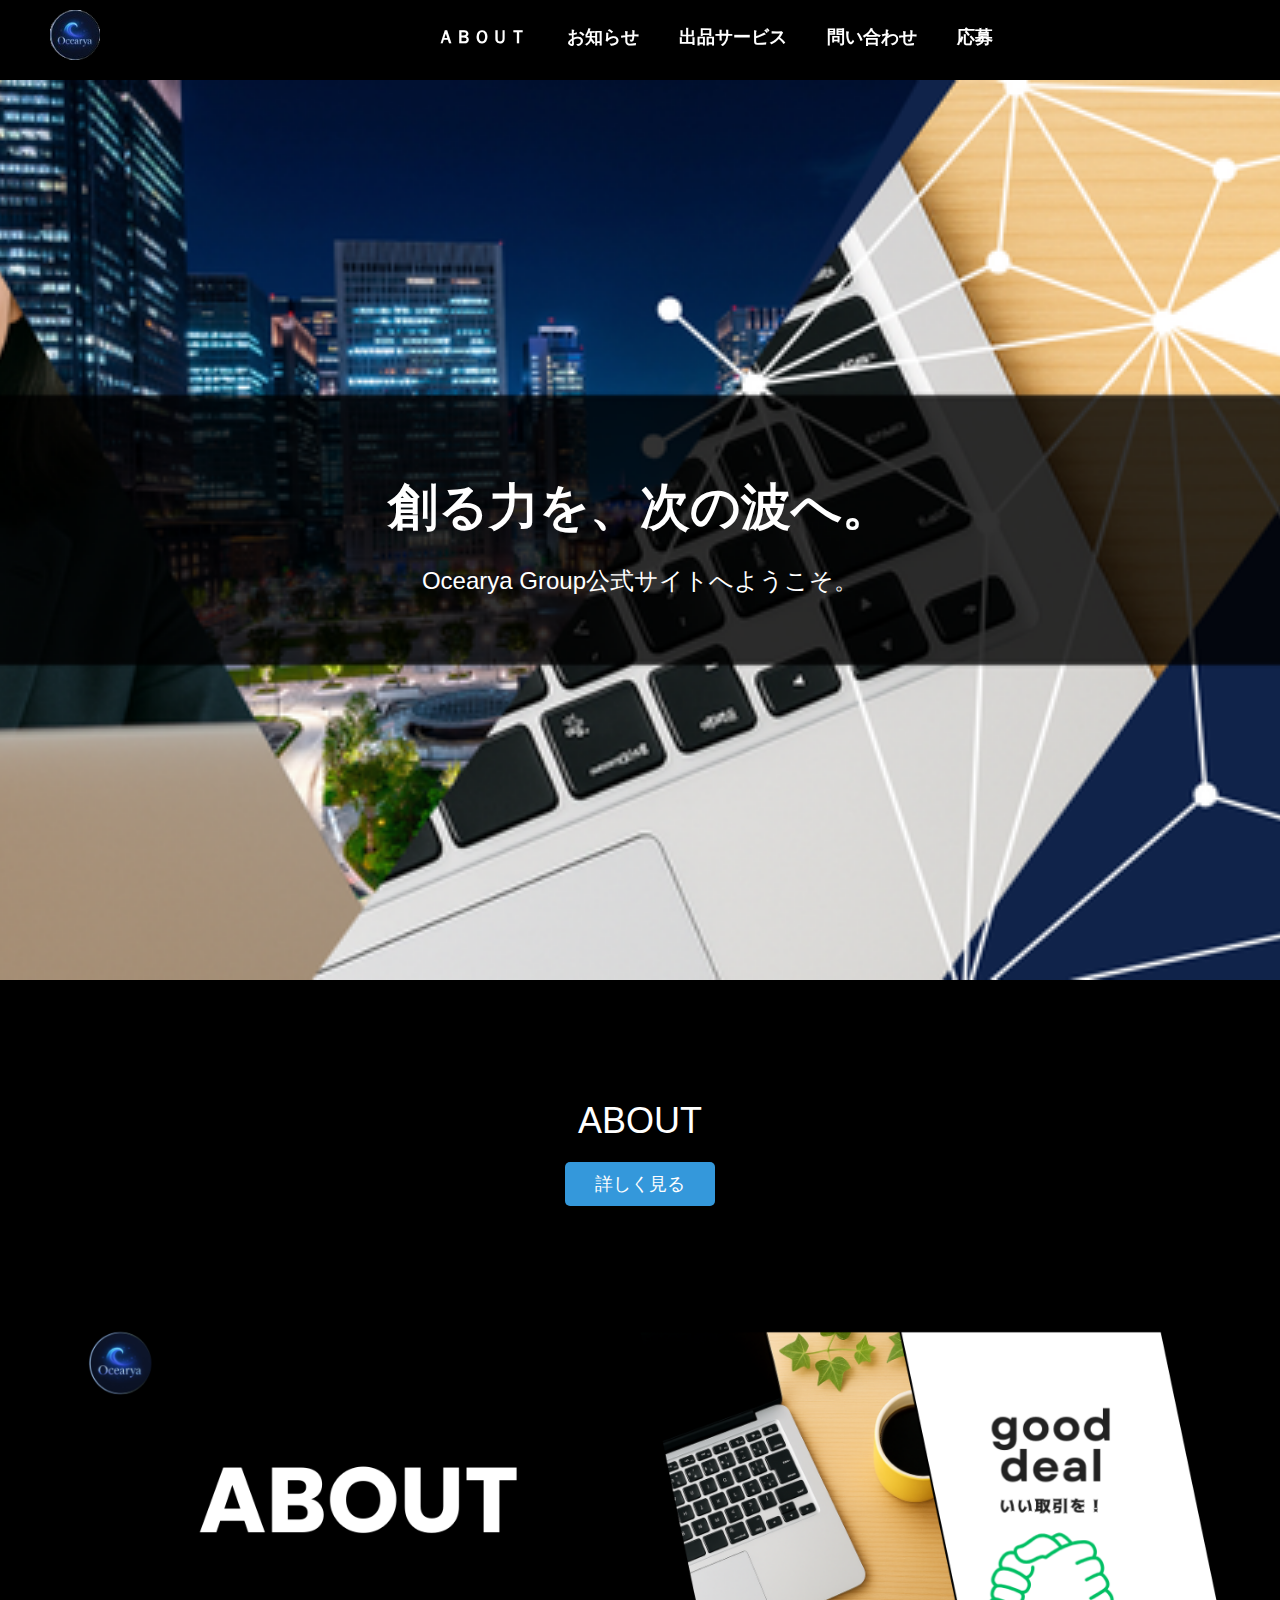
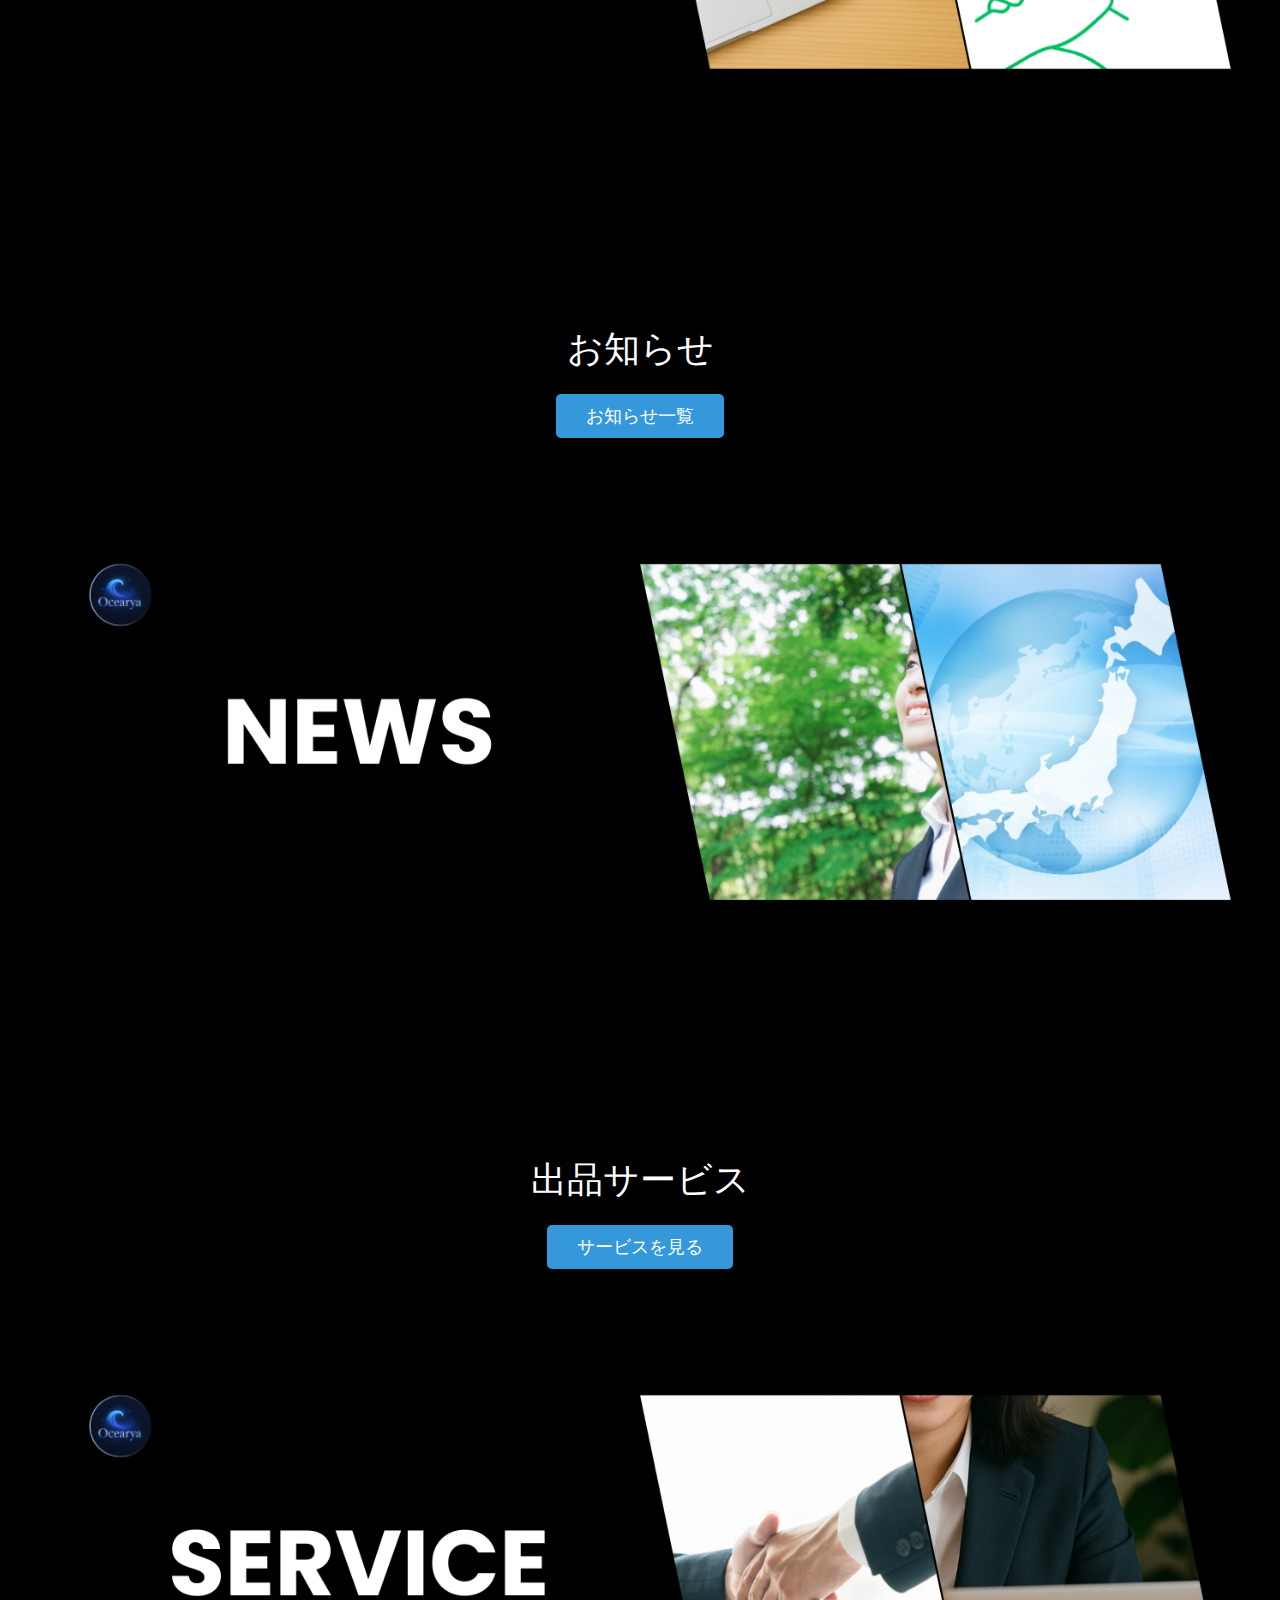
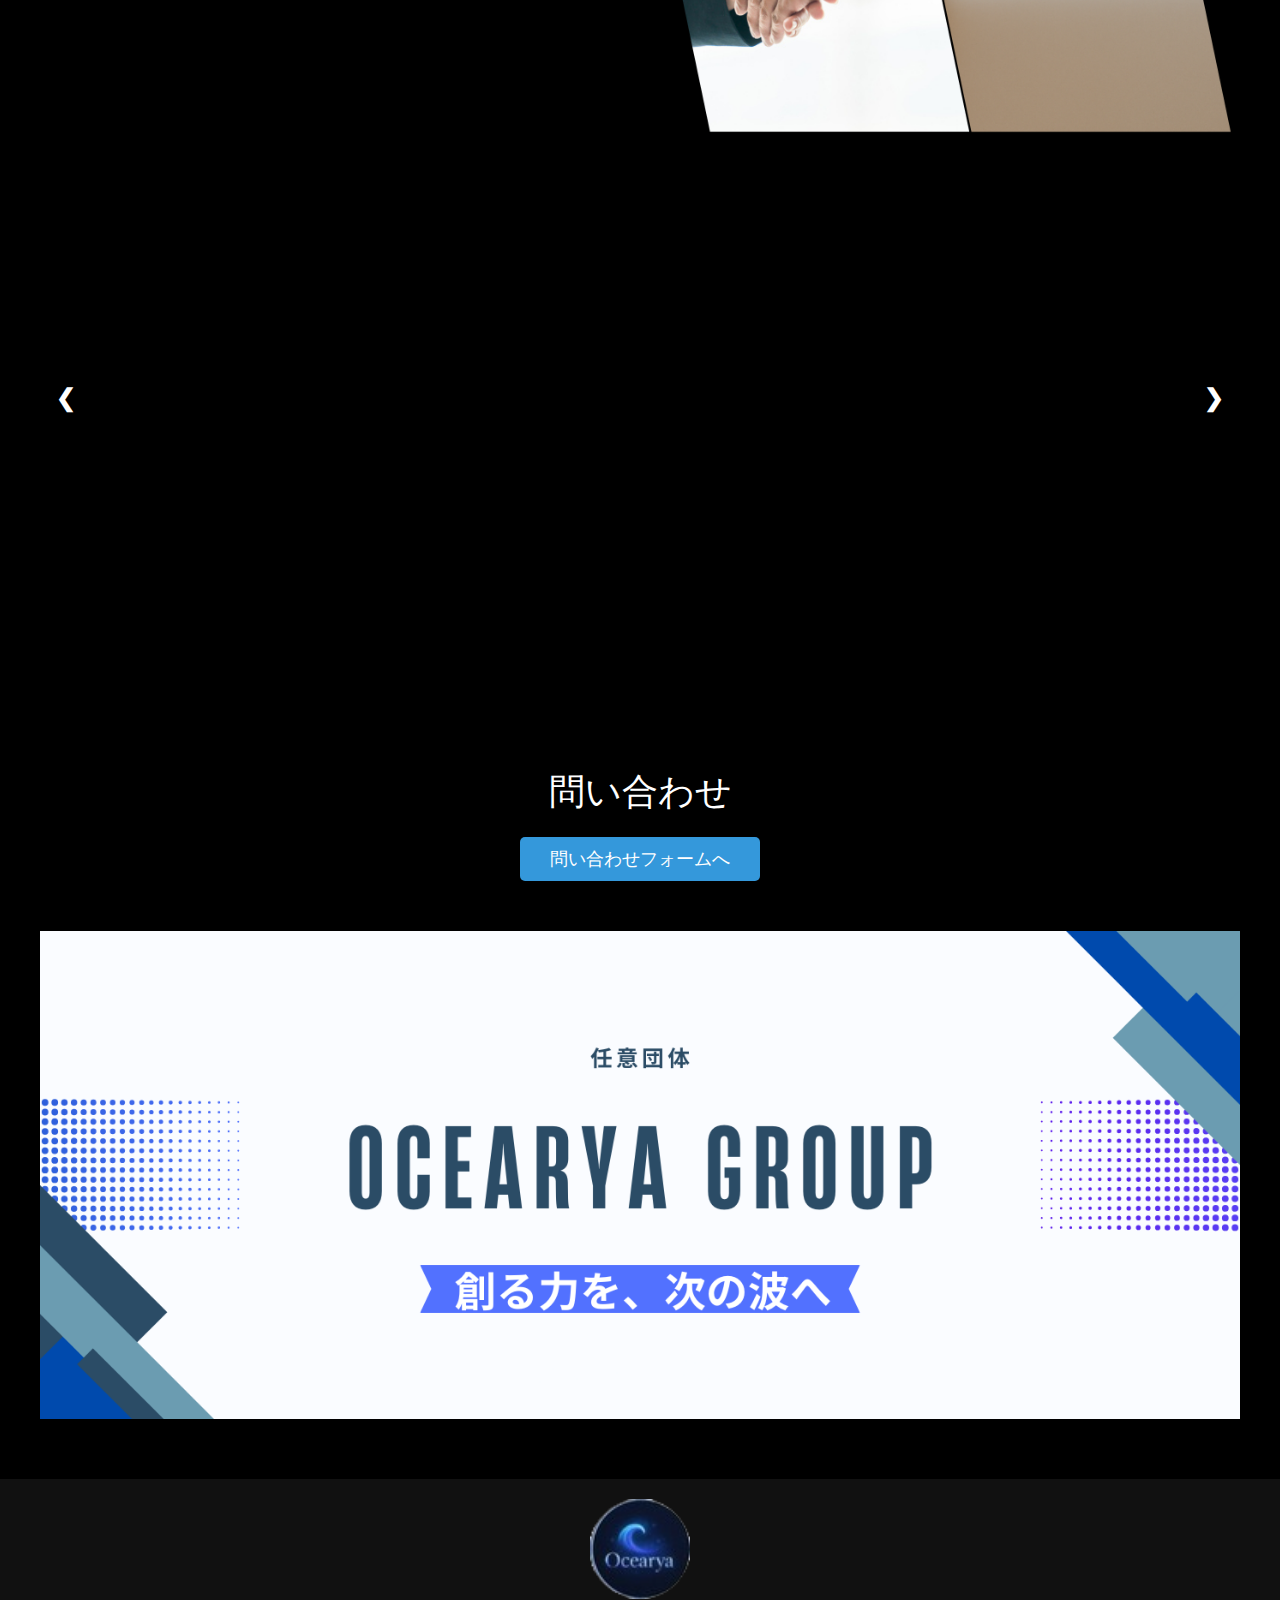
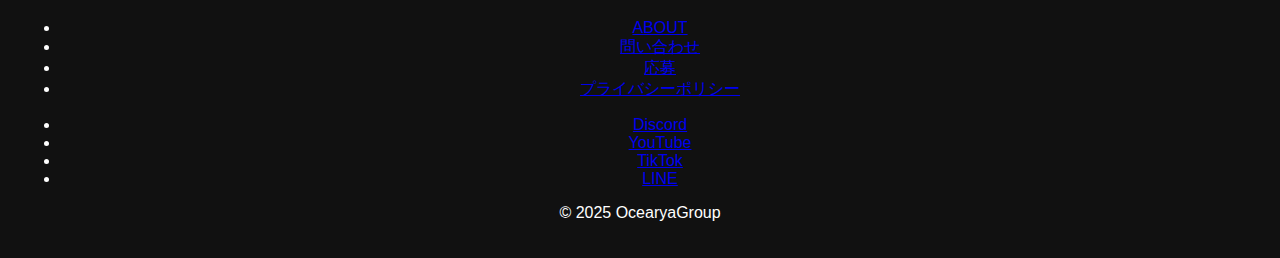
<file: index.html>
<!DOCTYPE html>
<html lang="ja">

<head>
    <meta charset="UTF-8">
    <meta name="viewport" content="width=device-width, initial-scale=1.0">
    <meta name="description" content="Ocearya Groupの公式サイトへようこそ。私たちは創造力を次の波に乗せるために活動しています。">
    <meta name="keywords" content="Ocearya, グループ, タレント, ニュース, 公式サイト, クリエイティブ">
    <meta name="author" content="Ocearya Group">
    <meta property="og:title" content="Ocearya Group - 公式サイト">
    <meta property="og:description" content="Ocearya Groupの公式サイトへようこそ。私たちは創造力を次の波に乗せるために活動しています。">
    <meta property="og:image" content="ロゴ/ロゴ.png">
    <meta property="og:url" content="https://example.com">
    <meta name="twitter:card" content="summary_large_image">
    <meta name="twitter:title" content="Ocearya Group - 公式サイト">
    <meta name="twitter:description" content="Ocearya Groupの公式サイトへようこそ。私たちは創造力を次の波に乗せるために活動しています。">
    <meta name="twitter:image" content="ロゴ/ロゴ.png">
    <title>Ocearya Group - 公式サイト</title>
    <link rel="stylesheet" href="css/style.css">
    <link rel="icon" href="ロゴ/ロゴ.png">
</head>

<body>

    <header>
        <div class="logo">
            <img src="ロゴ/ロゴ.png" alt="Ocearyaロゴ">
        </div>
        <nav>
            <ul>
                <li><a href="about/about.html" title="Ocearya Groupの概要">ＡＢＯＵＴ</a></li>
                <li><a href="news/news.html" title="最新のニュース">お知らせ</a></li>
                <li><a href="/talents.html" title="出品サービスを見る">出品サービス</a></li>
                <li><a href="問い合わせ/contact.html" title="お問い合わせフォーム">問い合わせ</a></li>
                <li><a href="応募/応募.html" title="応募フォーム">応募</a></li>
            </ul>
        </nav>
    </header>

    <!-- メインビジュアル -->
    <section class="hero">
        <img src="images/sample02.png" alt="メインビジュアル" class="main-photo">
        <div class="hero-text">
            <h1>創る力を、次の波へ。</h1>
            <p>Ocearya Group公式サイトへようこそ。</p>
        </div>
    </section>

    <!-- ABOUTセクション -->
    <section id="about" class="section">
        <div class="section-title">ABOUT</div>
        <a href="about/about.html" class="section-button">詳しく見る</a>
        <img src="images/sample03.png" alt="ABOUT用写真" class="section-image">
    </section>

    <!-- NEWSセクション -->
    <section id="news" class="section">
        <div class="section-title">お知らせ</div>
        <a href="news/news.html" class="section-button">お知らせ一覧</a>
        <img src="images/sample04.png" alt="ニュース用写真" class="section-image">
    </section>

    <!-- TALENTSセクション -->
    <section id="talents" class="section">
        <div class="section-title">出品サービス</div>
        <a href="タレント/talents.html" class="section-button">サービスを見る</a>
        <img src="images/sample05.png" alt="サービス用写真" class="section-image">

        <!-- スライドショー -->
        <div class="slideshow-container">
            <div class="slide">
                <img src="images/slide/slide1.jpg" alt="スライド1">
            </div>
            <div class="slide">
                <img src="images/slide/slide2.jpg" alt="スライド2">
            </div>
            <div class="slide">
                <img src="images/slide/slide3.jpg" alt="スライド3">
            </div>

            <!-- 左右矢印 -->
            <a class="prev" onclick="plusSlides(-1)">&#10094;</a>
            <a class="next" onclick="plusSlides(1)">&#10095;</a>
        </div>
    </section>

    <!-- CONTACTセクション -->
    <section id="contact" class="section">
        <div class="section-title">問い合わせ</div>
        <a href="問い合わせ/contact.html" class="section-button">問い合わせフォームへ</a>
        <img src="images/sample06.jpg" alt="問い合わせ用写真" class="section-image">
    </section>

    <footer class="site-footer">
        <div class="footer-top">
            <div class="footer-left">
                <img src="ロゴ/ロゴ.png" alt="Ocearya ロゴ" class="footer-logo" width="100" height="auto">
            </div>

            <div class="footer-links">
                <ul>
                    <li><a href="about/about.html" title="Ocearya Groupの概要">ABOUT</a></li>
                    <li><a href="問い合わせ/contact.html" title="お問い合わせフォーム">問い合わせ</a></li>
                    <li><a href="応募/応募.html" title="応募フォーム">応募</a></li>
                    <li><a href="プライバシーポリシー/privacy.html" title="プライバシーポリシー">プライバシーポリシー</a></li>
                </ul>
            </div>

            <div class="footer-social">
                <ul>
                    <li><a href="https://discord.gg/dmTYyaZH8j" target="_blank" rel="noopener noreferrer">Discord</a></li>
                    <li><a href="https://www.youtube.com/channel/UCSizftXsuDzNXNQCjg98G4Q" target="_blank" rel="noopener noreferrer">YouTube</a></li>
                    <li><a href="https://tiktok.com/" target="_blank" rel="noopener noreferrer">TikTok</a></li>
                    <li><a href="https://lin.ee/y6uf9zR" target="_blank" rel="noopener noreferrer">LINE</a></li>
                </ul>
            </div>
        </div>

        <div class="footer-bottom">
            <p>© 2025 OcearyaGroup</p>
        </div>
    </footer>

    <script src="js/script.js"></script>
</body>

</html>
</file>
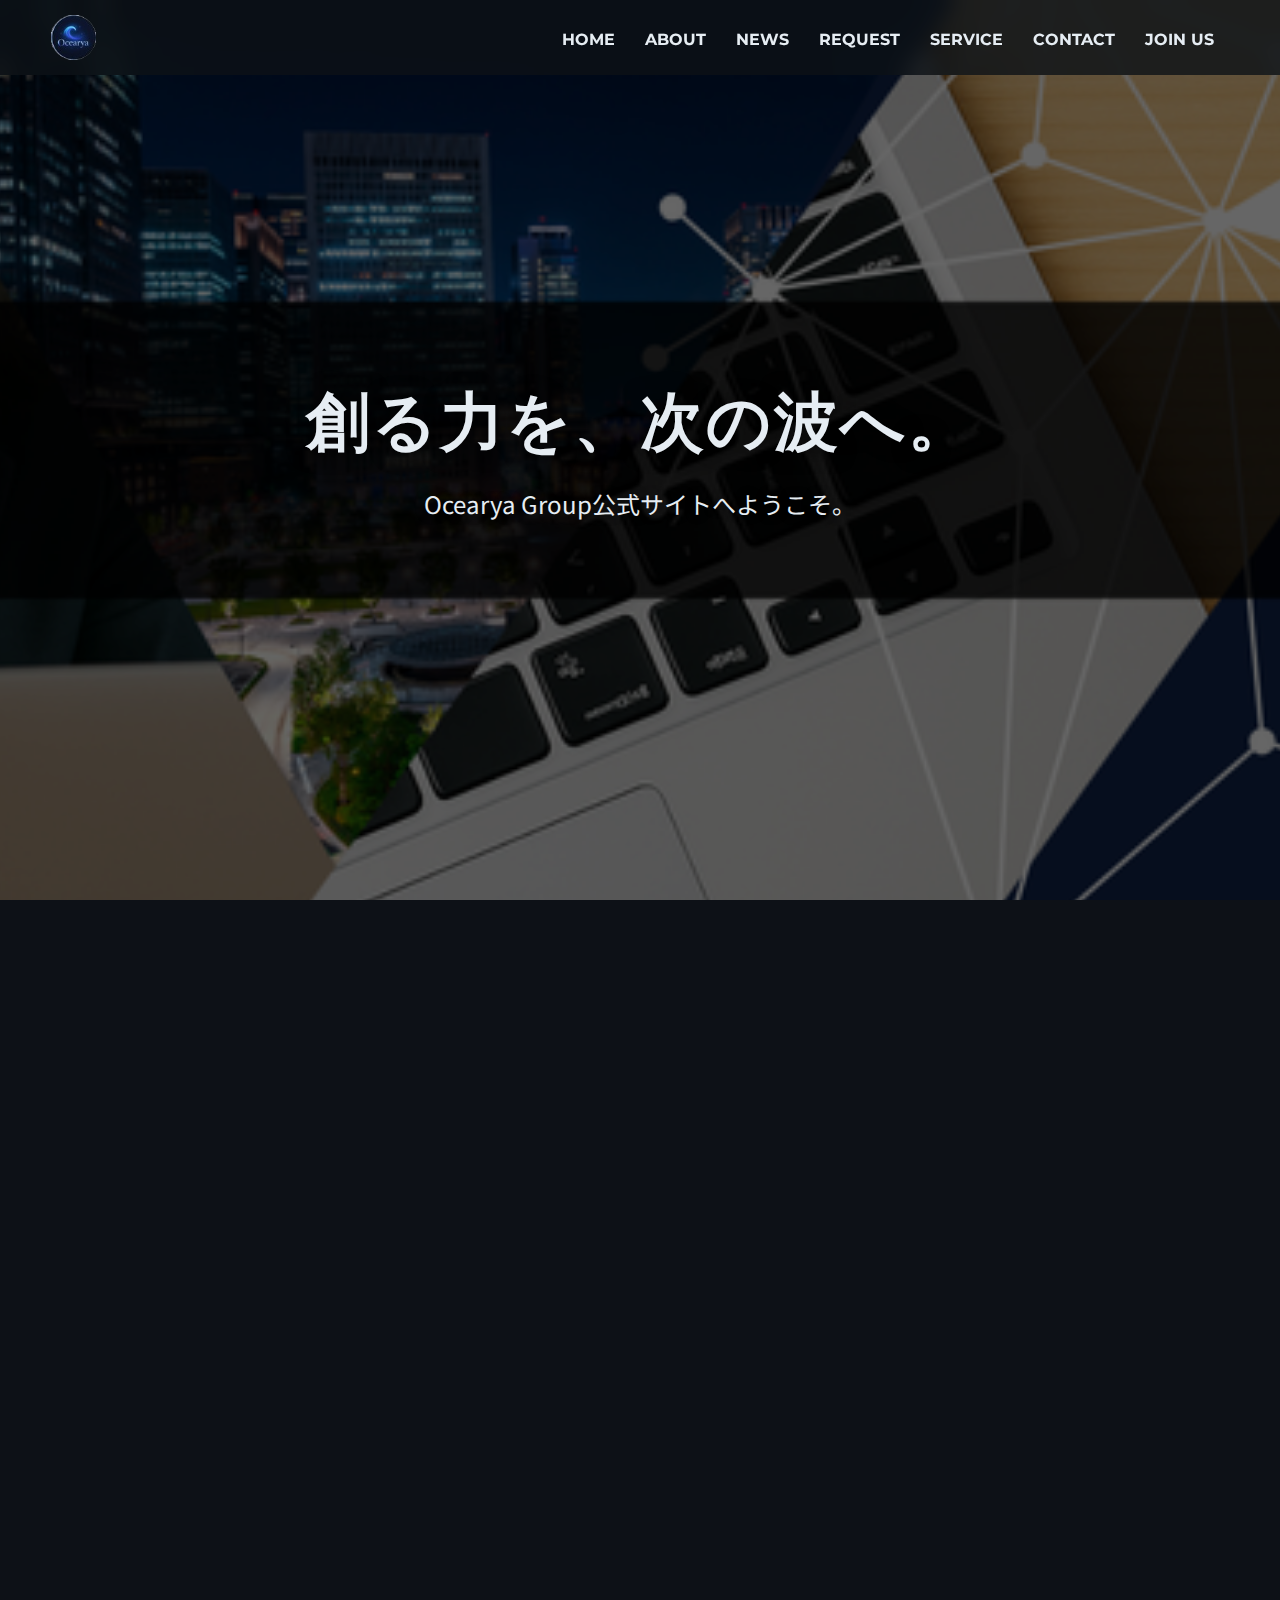
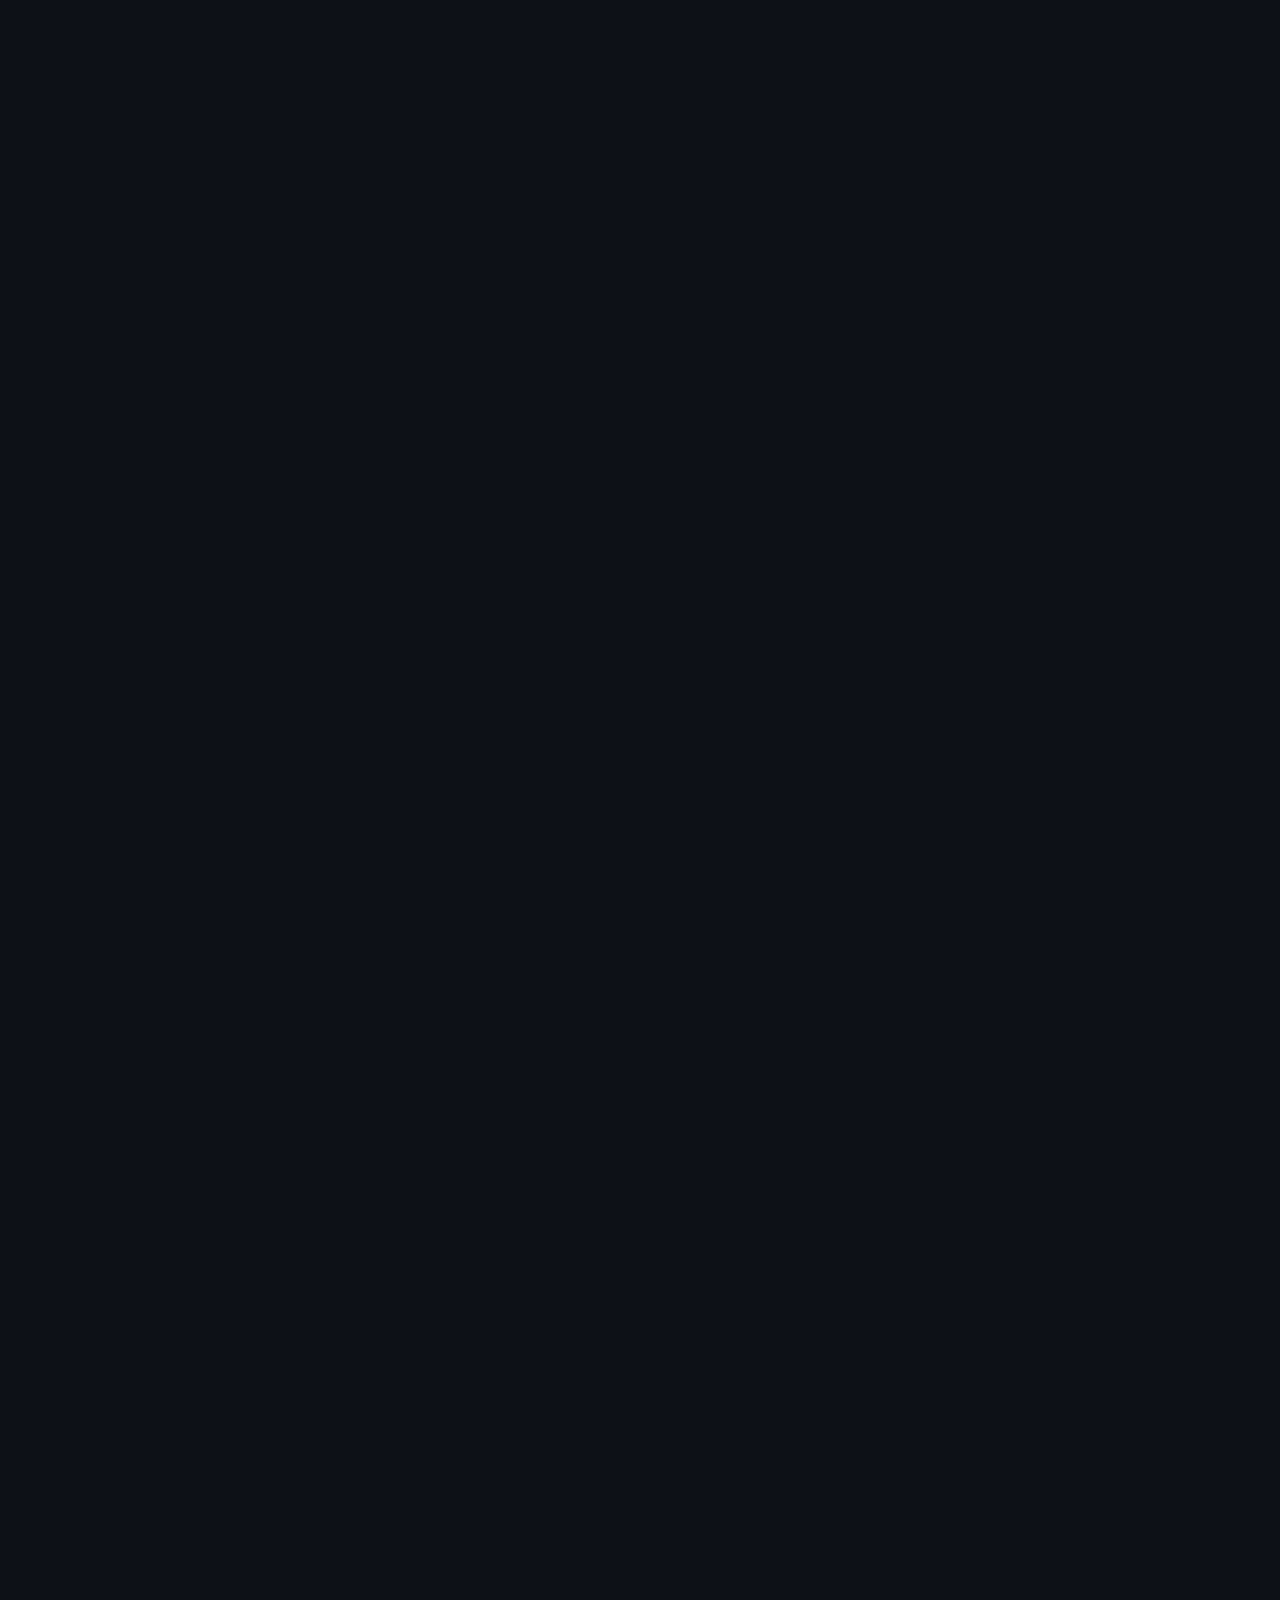
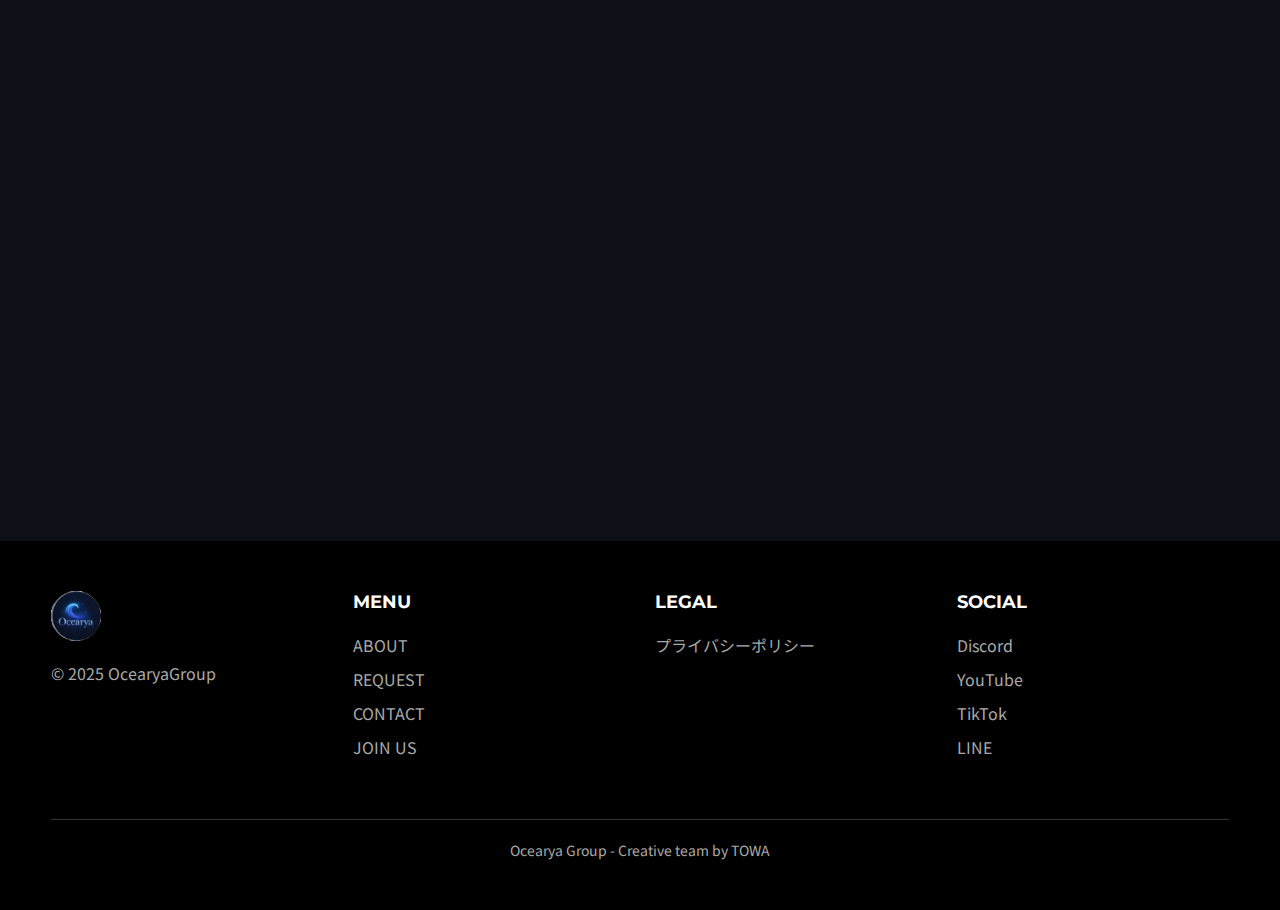
<file: testhome.html>
<!DOCTYPE html>
<html lang="ja">

<head>
  <meta charset="UTF-8" />
  <meta name="viewport" content="width=device-width, initial-scale=1.0" />

  <!-- SEO向け情報（内容は元のまま） -->
  <meta
    name="description"
    content="OcearyaGroup（オセアリヤグループ）は、とわ（TOWA/底原永和）が運営するクリエイティブチーム。動画編集・イラスト制作・SNS運用代行など、品質重視かつ低価格で提供中。依頼は1週間以内に納品。ココナラ実績10万円超。"
  />
  <meta property="og:type" content="website" />
  <meta property="og:title" content="Ocearya Group - 公式サイト | とわ（TOWA）の動画編集・依頼受付中" />
  <meta
    property="og:description"
    content="イラスト・動画編集・SNS代行などを安く・早く提供。若い才能が集まる成果報酬型チーム『Ocearya Group』公式サイト。"
  />
  <meta property="og:image" content="ロゴ/ロゴ.png" />
  <meta property="og:url" content="https://towabii.github.io/ocearya/" />
  <meta name="twitter:card" content="summary_large_image" />

  <!-- タイトル -->
  <title>Ocearya Group - 公式サイト | 動画編集・イラスト制作・SNS代行チーム</title>

  <!-- ファビコン -->
  <link rel="icon" href="ロゴ/ロゴ.png" />

  <!-- Google Fontsの読み込み -->
  <link rel="preconnect" href="https://fonts.googleapis.com">
  <link rel="preconnect" href="https://fonts.gstatic.com" crossorigin>
  <link href="https://fonts.googleapis.com/css2?family=Montserrat:wght@700&family=Noto+Sans+JP:wght@400;700&display=swap" rel="stylesheet">

  <!-- CSS（HTML内に統合） -->
  <style>
    /* ---------------------------------- */
    /* 1. 基本設定とリセット */
    /* ---------------------------------- */
    :root {
      --bg-color: #0d1117; /* 背景色 */
      --text-color: #e6edf3; /* テキスト色 */
      --primary-color: #3498db; /* メインカラー */
      --primary-hover: #5dade2; /* ホバー時のメインカラー */
      --header-bg: rgba(13, 17, 23, 0.8); /* ヘッダー背景 */
      --card-bg: #161b22; /* カード背景 */
    }

    * {
      box-sizing: border-box;
      margin: 0;
      padding: 0;
    }

    html {
      scroll-behavior: smooth;
    }

    body {
      font-family: 'Noto Sans JP', sans-serif;
      background-color: var(--bg-color);
      color: var(--text-color);
      overflow-x: hidden; /* 横スクロールを防止 */
    }

    img {
      max-width: 100%;
      height: auto;
      vertical-align: middle;
      image-rendering: -webkit-optimize-contrast; /* 画像をシャープに表示 */
    }

    a {
      color: var(--primary-color);
      text-decoration: none;
      transition: color 0.3s ease;
    }
    a:hover {
      color: var(--primary-hover);
    }

    ul {
      list-style: none;
    }

    /* ---------------------------------- */
    /* 2. ヘッダー */
    /* ---------------------------------- */
    .header {
      display: flex;
      justify-content: space-between;
      align-items: center;
      padding: 15px 4%;
      background-color: var(--header-bg);
      backdrop-filter: blur(10px);
      position: fixed;
      width: 100%;
      top: 0;
      z-index: 1000;
      transition: background-color 0.3s ease;
    }

    .header-scrolled {
      background-color: rgba(13, 17, 23, 0.95);
    }
    
    .logo img {
      height: 45px;
    }

    .nav-links {
      display: flex;
    }

    .nav-links li {
      margin: 0 15px;
    }

    .nav-links a {
      color: var(--text-color);
      font-weight: bold;
      font-size: 16px;
      font-family: 'Montserrat', sans-serif;
      position: relative;
      padding-bottom: 5px;
    }

    .nav-links a::after {
      content: '';
      position: absolute;
      bottom: 0;
      left: 0;
      width: 0;
      height: 2px;
      background-color: var(--primary-color);
      transition: width 0.3s ease;
    }

    .nav-links a:hover::after {
      width: 100%;
    }

    .menu-toggle {
      display: none; /* PCでは非表示 */
      font-size: 28px;
      background: none;
      border: none;
      color: var(--text-color);
      cursor: pointer;
      z-index: 1001;
    }

    /* ---------------------------------- */
    /* 3. メインビジュアル (Hero) */
    /* ---------------------------------- */
    .hero {
      position: relative;
      height: 100vh;
      display: flex;
      align-items: center;
      justify-content: center;
      text-align: center;
      overflow: hidden;
    }
    
    .hero-background {
      position: absolute;
      top: 0;
      left: 0;
      width: 100%;
      height: 100%;
      object-fit: cover;
      filter: brightness(0.4);
      transform: scale(1.1);
      animation: zoom-in-out 20s infinite alternate;
    }

    @keyframes zoom-in-out {
      0% { transform: scale(1.1); }
      100% { transform: scale(1.2); }
    }

    .hero-text {
      position: relative;
      z-index: 2;
      animation: fade-in-up 1s ease-out;
    }
    
    .hero-text h1 {
      font-size: 4rem;
      font-family: 'Montserrat', sans-serif;
      margin-bottom: 20px;
      letter-spacing: 2px;
      text-shadow: 0 0 20px rgba(0, 0, 0, 0.7);
    }

    .hero-text p {
      font-size: 1.5rem;
      text-shadow: 0 0 10px rgba(0, 0, 0, 0.7);
    }
    
    /* ---------------------------------- */
    /* 4. セクション共通スタイル */
    /* ---------------------------------- */
    .section {
      padding: 100px 4%;
      text-align: center;
    }

    .section-title {
      font-size: 2.5rem;
      font-family: 'Montserrat', sans-serif;
      margin-bottom: 20px;
      position: relative;
      display: inline-block;
      padding-bottom: 10px;
    }

    .section-title::after {
      content: '';
      position: absolute;
      bottom: 0;
      left: 50%;
      transform: translateX(-50%);
      width: 60px;
      height: 3px;
      background-color: var(--primary-color);
    }

    .section-content {
      display: grid;
      grid-template-columns: 1fr 1fr;
      gap: 50px;
      align-items: center;
      text-align: left;
      margin-top: 60px;
      max-width: 1200px;
      margin-left: auto;
      margin-right: auto;
    }
    
    /* 奇数セクションの画像は右側 */
    .section:nth-of-type(odd) .section-content {
      direction: rtl; /* 要素の並びを右から左へ */
    }
    .section:nth-of-type(odd) .section-content > * {
      direction: ltr; /* テキストの方向は左から右へ戻す */
    }

    .section-image {
      border-radius: 10px;
      box-shadow: 0 10px 30px rgba(0,0,0,0.5);
    }
    
    .section-text p {
      margin-bottom: 30px;
      line-height: 1.8;
    }
    
    .btn {
      display: inline-block;
      padding: 12px 35px;
      background-color: var(--primary-color);
      color: #fff;
      text-decoration: none;
      border-radius: 50px;
      font-size: 18px;
      font-weight: bold;
      transition: transform 0.3s ease, background-color 0.3s ease;
      box-shadow: 0 5px 15px rgba(52, 152, 219, 0.4);
    }

    .btn:hover {
      background-color: var(--primary-hover);
      transform: translateY(-3px);
      color: #fff;
    }

    /* ---------------------------------- */
    /* 5. 各セクションの個別スタイル */
    /* ---------------------------------- */

    /* スライドショー */
    #services {
        background-color: var(--card-bg);
    }

    .slideshow-container {
      position: relative;
      margin: 60px auto 0;
      width: 100%;
      max-width: 1200px;
      aspect-ratio: 16 / 9;
      overflow: hidden;
      border-radius: 10px;
    }

    .slide {
      position: absolute;
      top: 0;
      left: 0;
      width: 100%;
      height: 100%;
      opacity: 0;
      transition: opacity 1s ease-in-out;
    }

    .slide.active {
      opacity: 1;
    }

    .slide img {
      width: 100%;
      height: 100%;
      object-fit: cover;
    }

    .slide-nav {
      position: absolute;
      top: 50%;
      transform: translateY(-50%);
      width: 100%;
      display: flex;
      justify-content: space-between;
      padding: 0 20px;
      z-index: 2;
    }

    .slide-nav button {
      background-color: rgba(0,0,0,0.5);
      border: none;
      color: white;
      font-size: 24px;
      cursor: pointer;
      border-radius: 50%;
      width: 40px;
      height: 40px;
      transition: background-color 0.3s ease;
    }
    .slide-nav button:hover {
        background-color: rgba(0,0,0,0.8);
    }
    
    /* ---------------------------------- */
    /* 6. フッター */
    /* ---------------------------------- */
    .site-footer {
      background-color: #000;
      padding: 50px 4%;
      color: #aaa;
    }

    .footer-container {
      max-width: 1200px;
      margin: 0 auto;
      display: grid;
      grid-template-columns: repeat(auto-fit, minmax(200px, 1fr));
      gap: 30px;
    }
    
    .footer-logo {
      height: 50px;
      margin-bottom: 20px;
    }

    .footer-column h4 {
      font-family: 'Montserrat', sans-serif;
      color: #fff;
      margin-bottom: 20px;
      font-size: 18px;
    }

    .footer-column ul li {
      margin-bottom: 10px;
    }
    .footer-column ul a {
      color: #aaa;
    }
    .footer-column ul a:hover {
      color: #fff;
    }

    .footer-bottom {
      text-align: center;
      margin-top: 50px;
      padding-top: 20px;
      border-top: 1px solid #333;
      font-size: 14px;
    }

    /* ---------------------------------- */
    /* 7. スクロールアニメーション */
    /* ---------------------------------- */
    .reveal {
      opacity: 0;
      transform: translateY(30px);
      transition: opacity 0.8s ease-out, transform 0.8s ease-out;
    }
    
    .reveal.visible {
      opacity: 1;
      transform: translateY(0);
    }
    
    /* ---------------------------------- */
    /* 8. レスポンシブ対応 (スマホ) */
    /* ---------------------------------- */
    @media (max-width: 768px) {
      /* ヘッダー */
      .nav-links {
        position: fixed;
        top: 0;
        left: 0;
        width: 100%;
        height: 100vh;
        background-color: var(--bg-color);
        flex-direction: column;
        justify-content: center;
        align-items: center;
        transform: translateX(100%);
        transition: transform 0.4s ease-in-out;
      }

      .nav-links.active {
        transform: translateX(0);
      }

      .nav-links li {
        margin: 20px 0;
      }
      .nav-links a {
        font-size: 24px;
      }
      
      .menu-toggle {
        display: block;
      }

      /* Hero */
      .hero-text h1 {
        font-size: 2.5rem;
      }
      .hero-text p {
        font-size: 1.2rem;
      }
      
      /* セクション */
      .section {
        padding: 80px 5%;
      }
      .section-title {
        font-size: 2rem;
      }
      .section-content {
        grid-template-columns: 1fr;
        text-align: center;
      }
      /* セクションの画像配置を常に上にする */
      .section:nth-of-type(odd) .section-content {
        direction: ltr;
      }
      .section-image {
        grid-row: 1; /* 画像を常に一番上に配置 */
      }
      .section-text {
        margin-top: 30px;
      }
    }
    
    /* ---------------------------------- */
    /* 9. アニメーションキーフレーム */
    /* ---------------------------------- */
    @keyframes fade-in-up {
      from {
        opacity: 0;
        transform: translateY(20px);
      }
      to {
        opacity: 1;
        transform: translateY(0);
      }
    }

  </style>
</head>

<body>
  <!-- ヘッダー -->
  <header class="header">
    <div class="logo">
      <a href="index.html" title="ホーム"><img src="ロゴ/ロゴ.png" alt="Ocearya Group公式ロゴ" /></a>
    </div>

    <nav>
      <ul class="nav-links">
        <li><a href="index.html" title="ホーム">HOME</a></li>
        <li><a href="about/about.html" title="Ocearya Groupの概要">ABOUT</a></li>
        <li><a href="news/news.html" title="最新のニュース">NEWS</a></li>
        <li><a href="依頼/依頼.html" title="依頼フォーム">REQUEST</a></li>
        <li><a href="タレント/talents.html" title="出品サービスを見る">SERVICE</a></li>
        <li><a href="問い合わせ/contact.html" title="お問い合わせフォーム">CONTACT</a></li>
        <li><a href="応募/応募.html" title="応募フォーム">JOIN US</a></li>
      </ul>
    </nav>
    <button class="menu-toggle" aria-label="メニューを開く">&#9776;</button>
  </header>

  <main>
    <!-- メインビジュアル -->
    <section class="hero">
      <img src="images/sample02.png" alt="Ocearya Group メインビジュアル" class="hero-background" />
      <div class="hero-text">
        <h1>創る力を、次の波へ。</h1>
        <p>Ocearya Group公式サイトへようこそ。</p>
      </div>
    </section>

    <!-- ABOUT -->
    <section id="about" class="section reveal">
      <h2 class="section-title">ABOUT</h2>
      <div class="section-content">
        <div class="section-image-container">
          <img src="images/sample03.png" alt="Ocearyaの概要紹介" class="section-image" />
        </div>
        <div class="section-text">
          <p>Ocearya Groupは、若い才能が集まり、創造性を最大限に発揮するクリエイティブチームです。動画編集、イラスト制作、SNS運用代行など、高品質なサービスを迅速かつ低価格で提供します。</p>
          <a href="about/about.html" class="btn">詳しく見る</a>
        </div>
      </div>
    </section>

    <!-- NEWS -->
    <section id="news" class="section reveal">
      <h2 class="section-title">NEWS</h2>
      <div class="section-content">
        <div class="section-image-container">
          <img src="images/sample04.png" alt="Ocearyaからのお知らせ" class="section-image" />
        </div>
        <div class="section-text">
          <p>チームの最新情報や活動報告、新しいサービスのリリースなどをお知らせします。私たちの挑戦と成長の軌跡をぜひご覧ください。</p>
          <a href="news/news.html" class="btn">お知らせ一覧</a>
        </div>
      </div>
    </section>
    
    <!-- SERVICES -->
    <section id="services" class="section reveal">
      <h2 class="section-title">OUR SERVICES</h2>
      <p style="max-width: 800px; margin: 20px auto 0;">私たちは動画編集からロゴ制作まで、幅広いクリエイティブサービスを提供しています。</p>
      <div class="slideshow-container">
        <div class="slide active"><img src="images/slide/slide1.jpg" alt="スライド1: 動画編集" /></div>
        <div class="slide"><img src="images/slide/slide2.jpg" alt="スライド2: イラスト制作" /></div>
        <div class="slide"><img src="images/slide/slide3.jpg" alt="スライド3: SNS運用" /></div>
        
        <div class="slide-nav">
          <button class="prev" aria-label="前のスライドへ">&#10094;</button>
          <button class="next" aria-label="次のスライドへ">&#10095;</button>
        </div>
      </div>
       <div style="margin-top: 40px;">
         <a href="タレント/talents.html" class="btn">サービスを見る</a>
         <a href="依頼/依頼.html" class="btn" style="margin-left: 20px;">依頼する</a>
      </div>
    </section>
    
    <!-- CONTACT -->
    <section id="contact" class="section reveal">
      <h2 class="section-title">CONTACT</h2>
      <div class="section-content">
        <div class="section-image-container">
          <img src="images/sample06.png" alt="問い合わせ用写真" class="section-image" />
        </div>
        <div class="section-text">
          <p>ご依頼の相談、サービスに関するご質問、またはチームへの参加希望など、お気軽にお問い合わせください。あなたの「創りたい」を形にするお手伝いをします。</p>
          <a href="問い合わせ/contact.html" class="btn">問い合わせフォームへ</a>
        </div>
      </div>
    </section>
  </main>

  <!-- フッター -->
  <footer class="site-footer">
    <div class="footer-container">
      <div class="footer-column">
        <img src="ロゴ/ロゴ.png" alt="Ocearya公式ロゴ" class="footer-logo" />
        <p>&copy; 2025 OcearyaGroup</p>
      </div>
      <div class="footer-column">
        <h4>MENU</h4>
        <ul>
          <li><a href="about/about.html">ABOUT</a></li>
          <li><a href="依頼/依頼.html">REQUEST</a></li>
          <li><a href="問い合わせ/contact.html">CONTACT</a></li>
          <li><a href="応募/応募.html">JOIN US</a></li>
        </ul>
      </div>
      <div class="footer-column">
        <h4>LEGAL</h4>
        <ul>
          <li><a href="プライバシーポリシー/privacy.html">プライバシーポリシー</a></li>
        </ul>
      </div>
      <div class="footer-column">
        <h4>SOCIAL</h4>
        <ul>
          <li><a href="https://discord.gg/dmTYyaZH8j" target="_blank" rel="noopener noreferrer">Discord</a></li>
          <li><a href="https://www.youtube.com/channel/UCSizftXsuDzNXNQCjg98G4Q" target="_blank" rel="noopener noreferrer">YouTube</a></li>
          <li><a href="https://tiktok.com/" target="_blank" rel="noopener noreferrer">TikTok</a></li>
          <li><a href="https://lin.ee/y6uf9zR" target="_blank" rel="noopener noreferrer">LINE</a></li>
        </ul>
      </div>
    </div>
    <div class="footer-bottom">
      <p>Ocearya Group - Creative team by TOWA</p>
    </div>
  </footer>

  <!-- JavaScript (HTML内に統合) -->
  <script>
    document.addEventListener("DOMContentLoaded", function () {
      
      // --- ハンバーガーメニュー ---
      const menuToggle = document.querySelector(".menu-toggle");
      const navLinks = document.querySelector(".nav-links");

      menuToggle.addEventListener("click", () => {
        navLinks.classList.toggle("active");
      });

      // --- ヘッダーのスクロール効果 ---
      const header = document.querySelector('.header');
      window.addEventListener('scroll', () => {
        if (window.scrollY > 50) {
          header.classList.add('header-scrolled');
        } else {
          header.classList.remove('header-scrolled');
        }
      });

      // --- スライドショー ---
      const slides = document.querySelectorAll(".slide");
      const nextBtn = document.querySelector(".next");
      const prevBtn = document.querySelector(".prev");
      let currentIndex = 0;

      function showSlide(index) {
        slides.forEach((slide, i) => {
          slide.classList.remove("active");
          if (i === index) {
            slide.classList.add("active");
          }
        });
      }

      function nextSlide() {
        currentIndex = (currentIndex + 1) % slides.length;
        showSlide(currentIndex);
      }
      
      function prevSlide() {
        currentIndex = (currentIndex - 1 + slides.length) % slides.length;
        showSlide(currentIndex);
      }

      nextBtn.addEventListener("click", nextSlide);
      prevBtn.addEventListener("click", prevSlide);

      // 5秒ごとに自動でスライド
      setInterval(nextSlide, 5000);
      
      showSlide(currentIndex);

      // --- スクロールアニメーション ---
      const revealElements = document.querySelectorAll(".reveal");

      const observer = new IntersectionObserver((entries) => {
        entries.forEach(entry => {
          if (entry.isIntersecting) {
            entry.target.classList.add("visible");
            observer.unobserve(entry.target); // 一度表示したら監視を解除
          }
        });
      }, {
        threshold: 0.1 // 10%表示されたら実行
      });

      revealElements.forEach(el => {
        observer.observe(el);
      });

    });
  </script>
</body>

</html>
</file>
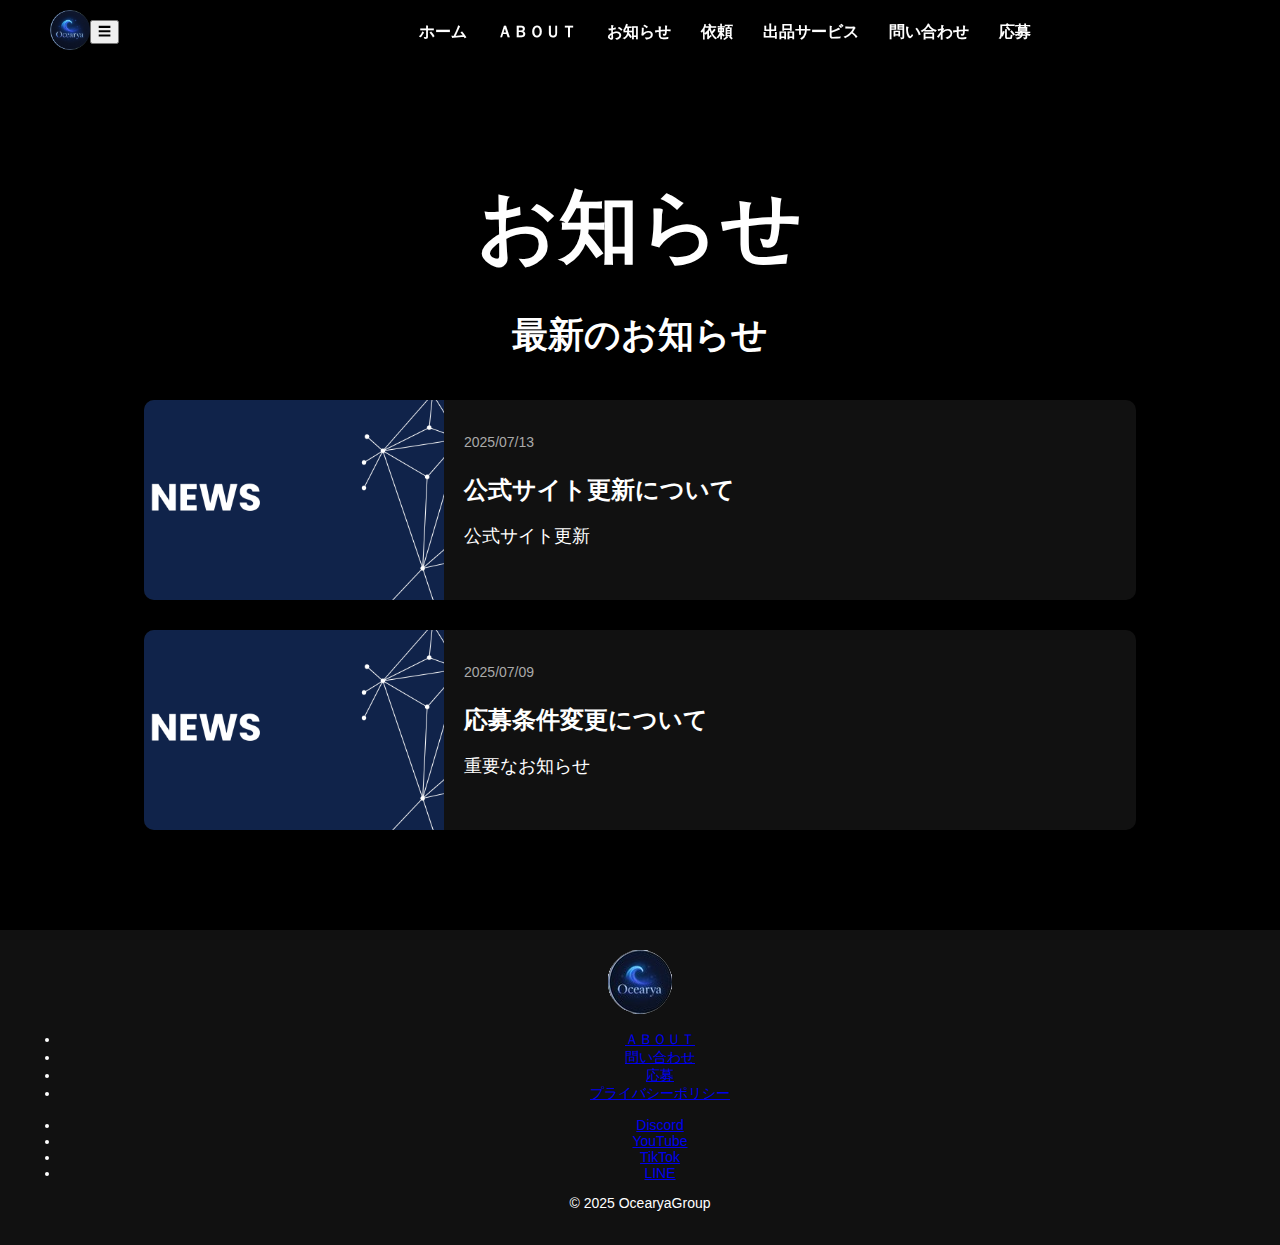
<file: news/news.html>
<!DOCTYPE html>
<html lang="ja">
<head>
  <meta charset="UTF-8" />
  <meta name="viewport" content="width=device-width, initial-scale=1.0" />
  <title>Ocearya Group - お知らせ</title>
  <link rel="stylesheet" href="css/news.css" />
  <link rel="icon" href="../ロゴ/ロゴ.png" />
</head>
<body>

<header>
  <div class="logo">
    <img src="images/sample01.jpg" alt="Ocearyaロゴ" />
  </div>

  <!-- ハンバーガーボタン -->
  <button class="menu-toggle" onclick="toggleMenu()">☰</button>

  <!-- ナビゲーション -->
  <nav id="main-nav">
    <ul>
      <li><a href="../index.html">ホーム</a></li>
      <li><a href="../about/about.html">ＡＢＯＵＴ</a></li>
      <li><a href="../news/news.html">お知らせ</a></li>
      <li><a href="../依頼/依頼.html">依頼</a></li>
      <li><a href="../タレント/talents.html">出品サービス</a></li>
      <li><a href="../問い合わせ/contact.html">問い合わせ</a></li>
      <li><a href="../応募/応募.html">応募</a></li>
    </ul>
  </nav>
</header>

<section class="news-section">
  <div class="hero-text">
    <h1>お知らせ</h1>
    <h2>最新のお知らせ</h2>
  </div>

  <div class="news-list">
   <!-- グループ1: お知らせ -->
    <a href="articles/002.html" class="news-item">
      <img src="images/ニュース.png" alt="001サムネ">
      <div class="news-content">
        <p class="news-date">2025/07/13</p>
        <h3 class="news-title">公式サイト更新について</h3>
        <p class="news-description">公式サイト更新</p>
      </div>
    </a>

    <a href="articles/001.html" class="news-item">
      <img src="images/ニュース.png" alt="001サムネ">
      <div class="news-content">
        <p class="news-date">2025/07/09</p>
        <h3 class="news-title">応募条件変更について</h3>
        <p class="news-description">重要なお知らせ</p>
      </div>
    </a>
    <!-- 追加ニュースもこの下に追記していけます -->
  </div>
</section>

<footer class="site-footer">
  <div class="footer-top">
    <div class="footer-left">
      <img src="../ロゴ/ロゴ.png" alt="Ocearya ロゴ" class="footer-logo" />
    </div>

    <div class="footer-links">
      <ul>
        <li><a href="../about/about.html">ＡＢＯＵＴ</a></li>
        <li><a href="../問い合わせ/contact.html">問い合わせ</a></li>
        <li><a href="../応募/応募.html">応募</a></li>
        <li><a href="../プライバシーポリシー/privacy.html">プライバシーポリシー</a></li>
      </ul>
    </div>

    <div class="footer-social">
      <ul>
        <li><a href="https://discord.gg/dmTYyaZH8j" target="_blank">Discord</a></li>
        <li><a href="https://www.youtube.com/channel/UCSizftXsuDzNXNQCjg98G4Q" target="_blank">YouTube</a></li>
        <li><a href="https://tiktok.com/" target="_blank">TikTok</a></li>
        <li><a href="https://lin.ee/y6uf9zR" target="_blank">LINE</a></li>
      </ul>
    </div>
  </div>

  <div class="footer-bottom">
    <p>© 2025 OcearyaGroup</p>
  </div>
</footer>

<!-- ハンバーガーメニュー用JS -->
<script>
  function toggleMenu() {
    document.getElementById("main-nav").classList.toggle("active");
  }
</script>

</body>
</html>
</file>
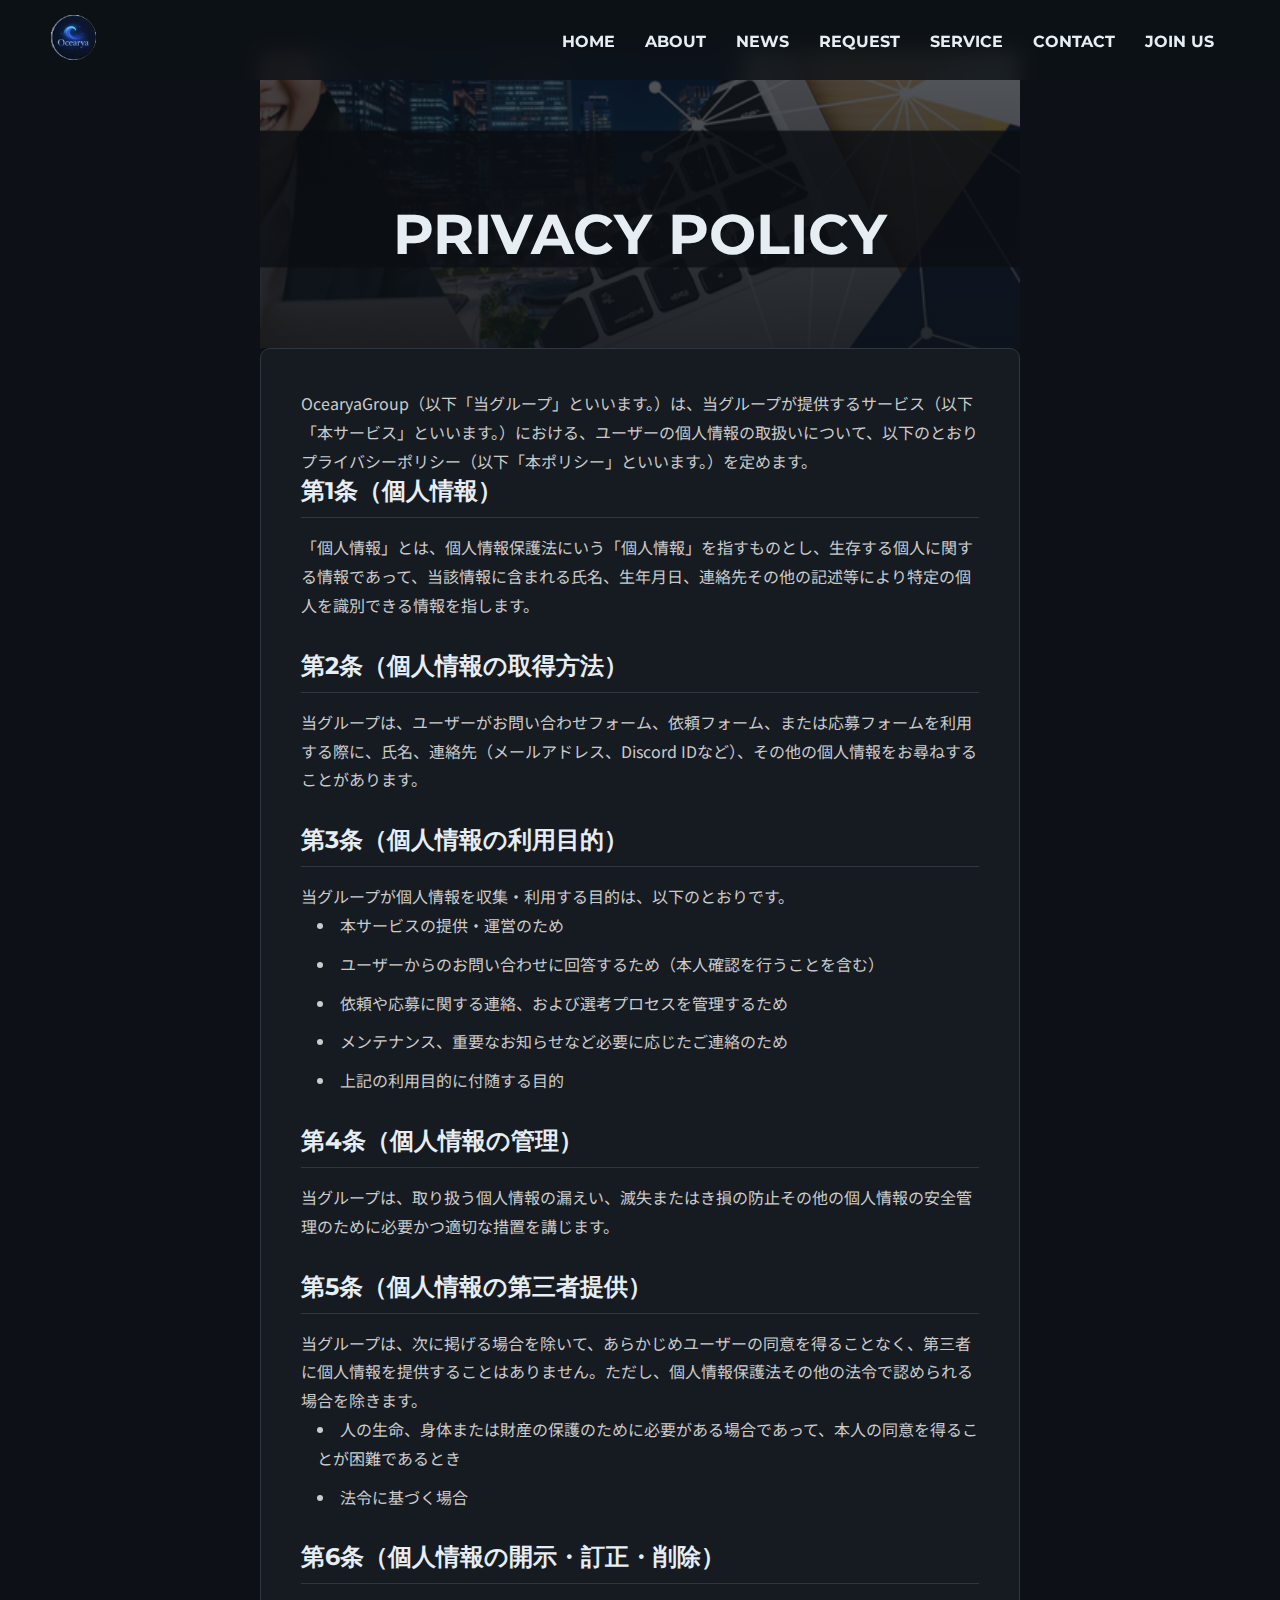
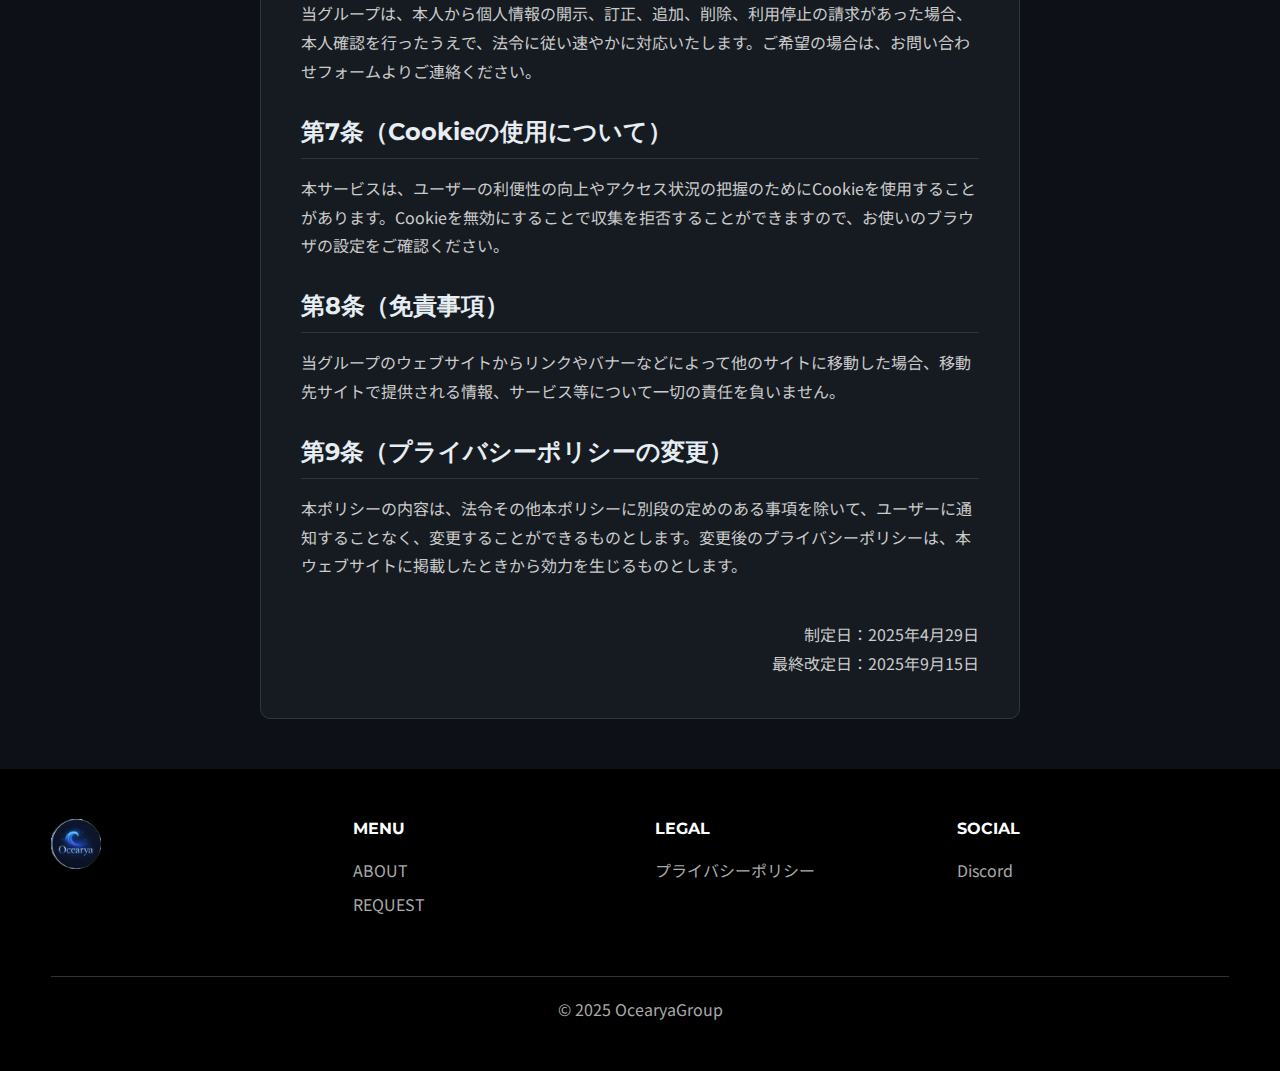
<file: プライバシーポリシー/privacy.html>
<!DOCTYPE html>
<html lang="ja">

<head>
  <meta charset="UTF-8" />
  <meta name="viewport" content="width=device-width, initial-scale=1.0" />
  <title>PRIVACY POLICY | Ocearya Group</title>
  
  <link rel="icon" href="../ロゴ/ロゴ.png" />
  <link rel="preconnect" href="https://fonts.googleapis.com">
  <link rel="preconnect" href="https://fonts.gstatic.com" crossorigin>
  <link href="https://fonts.googleapis.com/css2?family=Montserrat:wght@700&family=Noto+Sans+JP:wght@400;700&display=swap" rel="stylesheet">

  <style>
    /* ---------------------------------- */
    /* 1. 基本設定とリセット (共通) */
    /* ---------------------------------- */
    :root {
      --bg-color: #0d1117; --text-color: #e6edf3; --primary-color: #3498db;
      --primary-hover: #5dade2; --header-bg: rgba(13, 17, 23, 0.8);
      --card-bg: #161b22; --border-color: #30363d;
    }
    * { box-sizing: border-box; margin: 0; padding: 0; }
    html { scroll-behavior: smooth; }
    body {
      font-family: 'Noto Sans JP', sans-serif; background-color: var(--bg-color);
      color: var(--text-color); overflow-x: hidden;
    }
    a { color: var(--primary-color); text-decoration: none; transition: color 0.3s ease; }
    a:hover { color: var(--primary-hover); }

    /* ---------------------------------- */
    /* 2. ヘッダー & フッター (共通) */
    /* ---------------------------------- */
    .header { display: flex; justify-content: space-between; align-items: center; padding: 15px 4%; background-color: var(--header-bg); backdrop-filter: blur(10px); position: fixed; width: 100%; top: 0; z-index: 1000; }
    .logo img { height: 45px; }
    .nav-links { display: flex; list-style: none; }
    .nav-links li { margin: 0 15px; }
    .nav-links a { color: var(--text-color); font-weight: bold; font-family: 'Montserrat', sans-serif; }
    .menu-toggle { display: none; font-size: 28px; background: none; border: none; color: var(--text-color); cursor: pointer; z-index: 1001; }
    .site-footer { background-color: #000; padding: 50px 4%; color: #aaa; }
    .footer-container { max-width: 1200px; margin: 0 auto; display: grid; grid-template-columns: repeat(auto-fit, minmax(200px, 1fr)); gap: 30px; }
    .footer-logo { height: 50px; }
    .footer-column h4 { font-family: 'Montserrat', sans-serif; color: #fff; margin-bottom: 20px; }
    .footer-column ul { list-style: none; padding: 0; }
    .footer-column ul li { margin-bottom: 10px; }
    .footer-column ul a { color: #aaa; }
    .footer-bottom { text-align: center; margin-top: 50px; padding-top: 20px; border-top: 1px solid #333; }
    
    /* ---------------------------------- */
    /* 3. ポリシーページ専用スタイル */
    /* ---------------------------------- */
    .page-header {
      padding-top: 150px; padding-bottom: 80px; text-align: center;
      background: linear-gradient(rgba(13, 17, 23, 0.7), rgba(13, 17, 23, 0.9)), url('../images/sample02.png') no-repeat center center;
      background-size: cover;
    }
    .page-header h1 { font-size: 3.5rem; font-family: 'Montserrat', sans-serif; }

    .policy-main { max-width: 800px; margin: 50px auto; padding: 0 20px; }
    .policy-content { background-color: var(--card-bg); padding: 40px; border-radius: 10px; border: 1px solid var(--border-color); }
    .policy-content h2 {
        font-size: 1.5rem; font-family: 'Montserrat', sans-serif;
        margin-top: 30px; margin-bottom: 15px; padding-bottom: 10px;
        border-bottom: 1px solid var(--border-color);
    }
    .policy-content h2:first-of-type { margin-top: 0; }
    .policy-content p, .policy-content ul { font-size: 1rem; line-height: 1.8; color: #ccc; }
    .policy-content ul { list-style-position: inside; padding-left: 1em; }
    .policy-content li { margin-bottom: 10px; }
    .policy-update-date { text-align: right; margin-top: 40px; color: #aaa; font-size: 0.9rem; }
    
    @media (max-width: 768px) {
      .nav-links { display: none; } .menu-toggle { display: block; }
      .page-header h1 { font-size: 2.8rem; }
      .policy-content { padding: 25px; }
    }
  </style>
</head>

<body>
  <header class="header">
    <div class="logo"><a href="../index.html" title="ホーム"><img src="../ロゴ/ロゴ.png" alt="Ocearya Group公式ロゴ" /></a></div>
    <nav>
      <ul class="nav-links">
        <li><a href="../index.html">HOME</a></li>
        <li><a href="../about/about.html">ABOUT</a></li>
        <li><a href="../news/news.html">NEWS</a></li>
        <li><a href="../依頼/依頼.html">REQUEST</a></li>
        <li><a href="../タレント/talents.html">SERVICE</a></li>
        <li><a href="../問い合わせ/contact.html">CONTACT</a></li>
        <li><a href="../応募/応募.html">JOIN US</a></li>
      </ul>
    </nav>
    <button class="menu-toggle" aria-label="メニューを開く">&#9776;</button>
  </header>

  <main class="policy-main">
    <section class="page-header">
      <h1>PRIVACY POLICY</h1>
    </section>

    <div class="policy-content">
      <p>OcearyaGroup（以下「当グループ」といいます。）は、当グループが提供するサービス（以下「本サービス」といいます。）における、ユーザーの個人情報の取扱いについて、以下のとおりプライバシーポリシー（以下「本ポリシー」といいます。）を定めます。</p>

      <h2>第1条（個人情報）</h2>
      <p>「個人情報」とは、個人情報保護法にいう「個人情報」を指すものとし、生存する個人に関する情報であって、当該情報に含まれる氏名、生年月日、連絡先その他の記述等により特定の個人を識別できる情報を指します。</p>

      <h2>第2条（個人情報の取得方法）</h2>
      <p>当グループは、ユーザーがお問い合わせフォーム、依頼フォーム、または応募フォームを利用する際に、氏名、連絡先（メールアドレス、Discord IDなど）、その他の個人情報をお尋ねすることがあります。</p>

      <h2>第3条（個人情報の利用目的）</h2>
      <p>当グループが個人情報を収集・利用する目的は、以下のとおりです。</p>
      <ul>
        <li>本サービスの提供・運営のため</li>
        <li>ユーザーからのお問い合わせに回答するため（本人確認を行うことを含む）</li>
        <li>依頼や応募に関する連絡、および選考プロセスを管理するため</li>
        <li>メンテナンス、重要なお知らせなど必要に応じたご連絡のため</li>
        <li>上記の利用目的に付随する目的</li>
      </ul>

      <h2>第4条（個人情報の管理）</h2>
      <p>当グループは、取り扱う個人情報の漏えい、滅失またはき損の防止その他の個人情報の安全管理のために必要かつ適切な措置を講じます。</p>

      <h2>第5条（個人情報の第三者提供）</h2>
      <p>当グループは、次に掲げる場合を除いて、あらかじめユーザーの同意を得ることなく、第三者に個人情報を提供することはありません。ただし、個人情報保護法その他の法令で認められる場合を除きます。</p>
      <ul>
        <li>人の生命、身体または財産の保護のために必要がある場合であって、本人の同意を得ることが困難であるとき</li>
        <li>法令に基づく場合</li>
      </ul>
      
      <h2>第6条（個人情報の開示・訂正・削除）</h2>
      <p>当グループは、本人から個人情報の開示、訂正、追加、削除、利用停止の請求があった場合、本人確認を行ったうえで、法令に従い速やかに対応いたします。ご希望の場合は、お問い合わせフォームよりご連絡ください。</p>

      <h2>第7条（Cookieの使用について）</h2>
      <p>本サービスは、ユーザーの利便性の向上やアクセス状況の把握のためにCookieを使用することがあります。Cookieを無効にすることで収集を拒否することができますので、お使いのブラウザの設定をご確認ください。</p>

      <h2>第8条（免責事項）</h2>
      <p>当グループのウェブサイトからリンクやバナーなどによって他のサイトに移動した場合、移動先サイトで提供される情報、サービス等について一切の責任を負いません。</p>

      <h2>第9条（プライバシーポリシーの変更）</h2>
      <p>本ポリシーの内容は、法令その他本ポリシーに別段の定めのある事項を除いて、ユーザーに通知することなく、変更することができるものとします。変更後のプライバシーポリシーは、本ウェブサイトに掲載したときから効力を生じるものとします。</p>

      <div class="policy-update-date">
        <p>制定日：2025年4月29日</p>
        <p>最終改定日：2025年9月15日</p>
      </div>
    </div>
  </main>

  <footer class="site-footer">
    <div class="footer-container">
      <div class="footer-column"><img src="../ロゴ/ロゴ.png" alt="Ocearya公式ロゴ" class="footer-logo" /></div>
      <div class="footer-column"><h4>MENU</h4><ul><li><a href="../about/about.html">ABOUT</a></li><li><a href="../依頼/依頼.html">REQUEST</a></li></ul></div>
      <div class="footer-column"><h4>LEGAL</h4><ul><li><a href="../プライバシーポリシー/privacy.html">プライバシーポリシー</a></li></ul></div>
      <div class="footer-column"><h4>SOCIAL</h4><ul><li><a href="https://discord.gg/dmTYyaZH8j" target="_blank" rel="noopener noreferrer">Discord</a></li></ul></div>
    </div>
    <div class="footer-bottom"><p>&copy; 2025 OcearyaGroup</p></div>
  </footer>

  <script>
    document.addEventListener("DOMContentLoaded", function () {
      const menuToggle = document.querySelector(".menu-toggle");
      const navLinks = document.querySelector("nav ul");
      // ハンバーガーメニューの表示・非表示を切り替える
      // （※このページにはハンバーガーボタンがないため、コードは念のため残しています）
      if(menuToggle) {
        menuToggle.addEventListener("click", () => navLinks.classList.toggle("active"));
      }
    });
  </script>
</body>
</html>
</file>
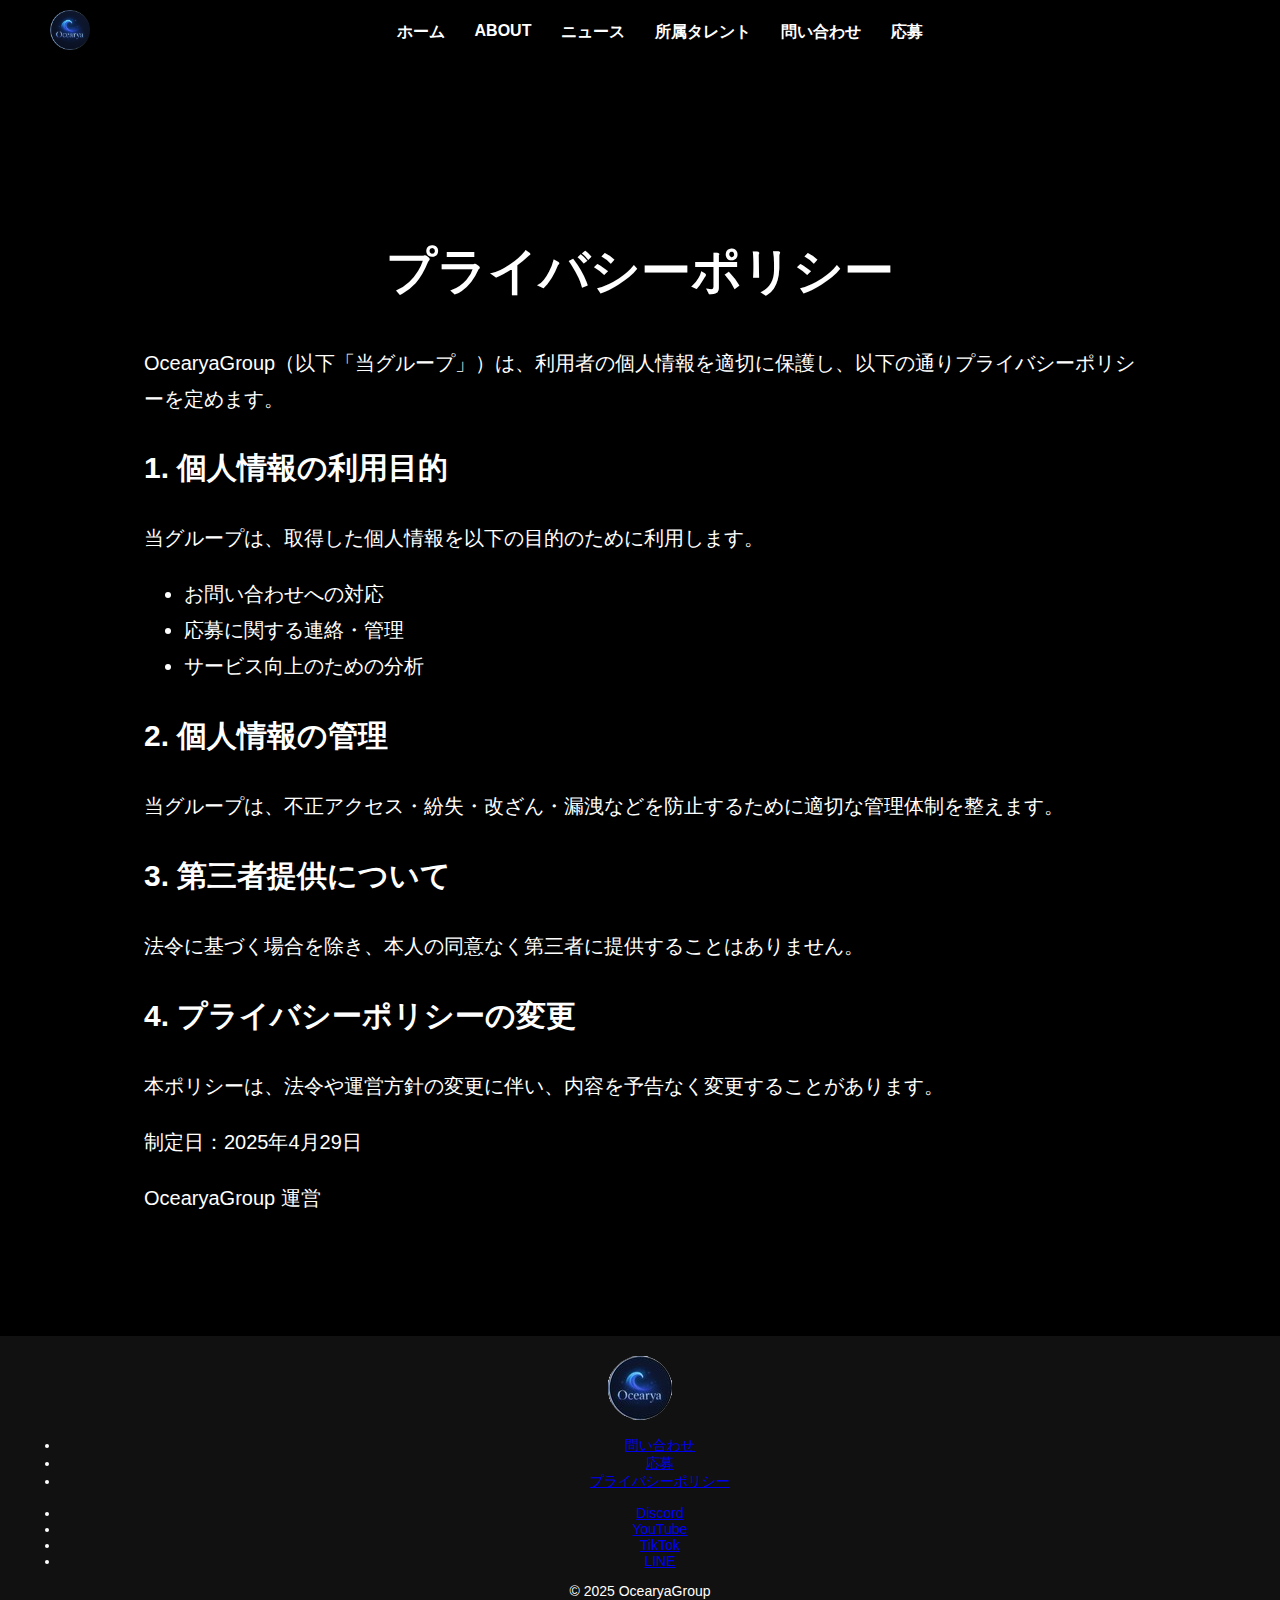
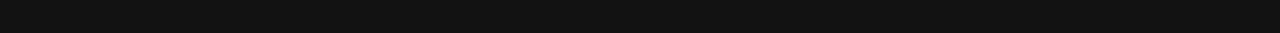
<file: プライバシーポリシー/privacy.html>
<!DOCTYPE html>
<html lang="ja">
<head>
  <meta charset="UTF-8">
  <meta name="viewport" content="width=device-width, initial-scale=1.0">
  <title>プライバシーポリシー | OcearyaGroup</title>
  <link rel="stylesheet" href="../タレント/css/article.css"> <!-- 既存CSSを使い回し -->
<link rel="icon" href=../../ロゴ/ロゴ.png">

</head>
<body>

<header>
  <div class="logo">
    <img src="../images/sample01.jpg" alt="Ocearyaロゴ">
  </div>
  <nav>
    <ul>
      <li><a href="../index.html">ホーム</a></li>
      <li><a href="../about/about.html">ABOUT</a></li>
      <li><a href="../news/news.html">ニュース</a></li>
      <li><a href="../talents/talents.html">所属タレント</a></li>
      <li><a href="../問い合わせ/contact.html">問い合わせ</a></li>
      <li><a href="../応募/応募.html">応募</a></li>
    </ul>
  </nav>
</header>

<main class="article-main">
  <div class="article-header">
    <h1 class="article-title">プライバシーポリシー</h1>
  </div>

  <div class="article-content">
    <p>OcearyaGroup（以下「当グループ」）は、利用者の個人情報を適切に保護し、以下の通りプライバシーポリシーを定めます。</p>

    <h2>1. 個人情報の利用目的</h2>
    <p>当グループは、取得した個人情報を以下の目的のために利用します。</p>
    <ul>
      <li>お問い合わせへの対応</li>
      <li>応募に関する連絡・管理</li>
      <li>サービス向上のための分析</li>
    </ul>

    <h2>2. 個人情報の管理</h2>
    <p>当グループは、不正アクセス・紛失・改ざん・漏洩などを防止するために適切な管理体制を整えます。</p>

    <h2>3. 第三者提供について</h2>
    <p>法令に基づく場合を除き、本人の同意なく第三者に提供することはありません。</p>

    <h2>4. プライバシーポリシーの変更</h2>
    <p>本ポリシーは、法令や運営方針の変更に伴い、内容を予告なく変更することがあります。</p>

    <p>制定日：2025年4月29日</p>
    <p>OcearyaGroup 運営</p>
  </div>
</main>

<footer class="site-footer">
  <div class="footer-top">
    <div class="footer-left">
      <img src=".././ロゴ/ロゴ.png" alt="Ocearya ロゴ" class="footer-logo">
    </div>

    <div class="footer-links">
      <ul>
        <li><a href="../問い合わせ/contact.html">問い合わせ</a></li>
        <li><a href="../応募/応募.html">応募</a></li>
        <li><a href="../プライバシーポリシー/privacy.html">プライバシーポリシー</a></li>
      </ul>
    </div>

    <div class="footer-social">
      <ul>
        <li><a href="https://discord.gg/dmTYyaZH8j" target="_blank">Discord</a></li>
        <li><a href="https://www.youtube.com/channel/UCSizftXsuDzNXNQCjg98G4Q" target="_blank">YouTube</a></li>
        <li><a href="https://tiktok.com/" target="_blank">TikTok</a></li>
        <li><a href="https://lin.ee/y6uf9zR" target="_blank">LINE</a></li>
      </ul>
    </div>
  </div>

  <div class="footer-bottom">
    <p>© 2025 OcearyaGroup</p>
  </div>
</footer>


</body>
</html>
</file>
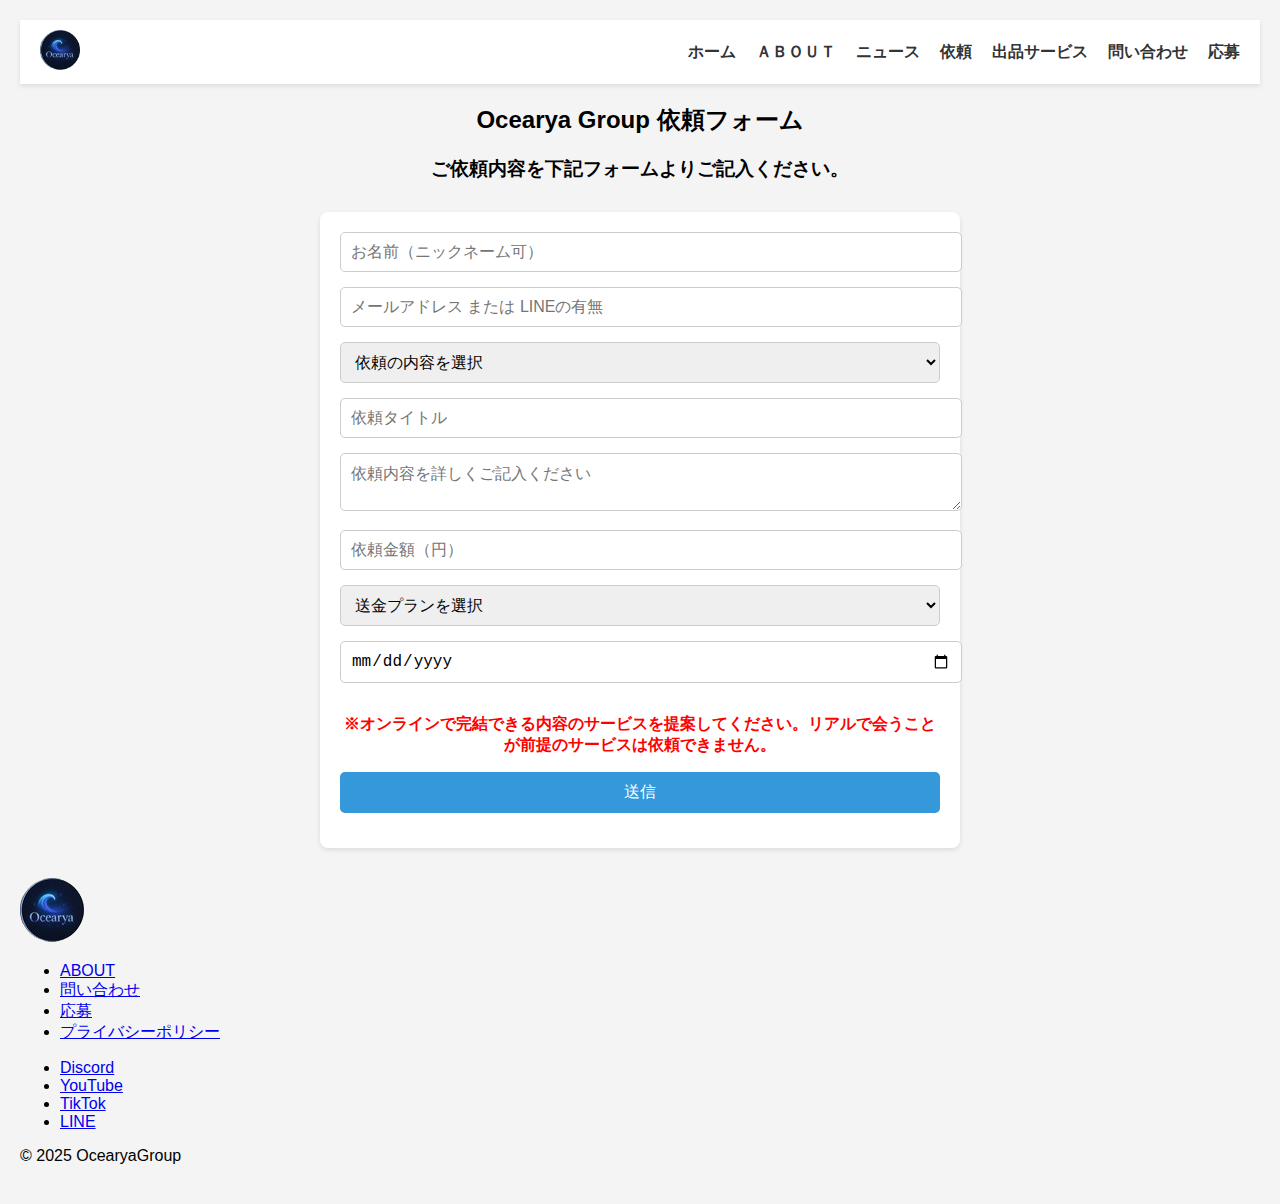
<file: 依頼/依頼.html>
<!DOCTYPE html>
<html lang="ja">
<head>
  <meta charset="UTF-8">
  <title>依頼フォーム | Ocearya Group</title>
  <style>
    body {
      font-family: Arial, sans-serif;
      background-color: #f4f4f4;
      padding: 20px;
      margin: 0;
    }
    header {
      background: white;
      padding: 10px 20px;
      display: flex;
      justify-content: space-between;
      align-items: center;
      box-shadow: 0 2px 5px rgba(0,0,0,0.1);
    }
    header .logo img {
      height: 40px;
    }
    nav ul {
      list-style: none;
      display: flex;
      padding: 0;
      margin: 0;
    }
    nav ul li {
      margin-left: 20px;
    }
    nav ul li a {
      text-decoration: none;
      color: #333;
      font-weight: bold;
    }
    form {
      background: white;
      padding: 20px;
      border-radius: 8px;
      max-width: 600px;
      margin: 30px auto;
      box-shadow: 0 2px 5px rgba(0,0,0,0.1);
    }
    input, textarea, select, button {
      width: 100%;
      margin-bottom: 15px;
      padding: 10px;
      border: 1px solid #ccc;
      border-radius: 5px;
      font-size: 1rem;
    }
    button {
      background-color: #3498db;
      color: white;
      border: none;
      cursor: pointer;
    }
    button:hover {
      background-color: #2980b9;
    }
    .note {
      color: red;
      font-weight: bold;
      text-align: center;
    }
  </style>
</head>
<body>

<header>
  <div class="logo">
    <img src="../ロゴ/ロゴ.png" alt="Ocearyaロゴ">
  </div>
  <nav>
    <ul>
      <li><a href="../index.html">ホーム</a></li>
      <li><a href="../about/about.html">ＡＢＯＵＴ</a></li>
      <li><a href="../news/news.html">ニュース</a></li>
      <li><a href="../依頼/依頼.html">依頼</a></li>
      <li><a href="../タレント/talents.html">出品サービス</a></li>
      <li><a href="../問い合わせ/contact.html">問い合わせ</a></li>
      <li><a href="../応募/応募.html">応募</a></li>
    </ul>
  </nav>
</header>

<h2 style="text-align:center;">Ocearya Group 依頼フォーム</h2>
<h3 style="text-align:center;">ご依頼内容を下記フォームよりご記入ください。</h3>

<form action="https://script.google.com/macros/s/AKfycbyFB6liyPRfuopzHeYC14RzMHxXIeVY5NjI4t4Kvcrk/dev" method="POST">
  <input type="text" name="名前" placeholder="お名前（ニックネーム可）" required>
  <input type="text" name="連絡先" placeholder="メールアドレス または LINEの有無" required>

  <select name="依頼内容カテゴリ" required>
    <option value="">依頼の内容を選択</option>
    <option value="デザイン">デザイン</option>
    <option value="動画編集">動画編集</option>
    <option value="プログラミング">プログラミング</option>
    <option value="相談">相談</option>
    <option value="Ai">AI</option>
    <option value="ITパスポートコーチング">ITパスポートコーチング</option>
    <option value="イラストモデリング">イラストモデリング</option>
    <option value="その他">その他</option>
  </select>

  <input type="text" name="依頼タイトル" placeholder="依頼タイトル" required>
  <textarea name="依頼詳細" placeholder="依頼内容を詳しくご記入ください" required></textarea>
  <input type="text" name="依頼金額" placeholder="依頼金額（円）" required>

  <select name="送金プラン" required>
    <option value="">送金プランを選択</option>
    <option value="ココナラ">ココナラ</option>
    <option value="クリエティア">クリエティア</option>
    <option value="その他を希望">その他を希望</option>
  </select>

  <input type="date" name="完了希望日" required>

  <p class="note">※オンラインで完結できる内容のサービスを提案してください。リアルで会うことが前提のサービスは依頼できません。</p>

  <button type="submit">送信</button>
</form>

<footer class="site-footer">
  <div class="footer-top">
    <div class="footer-left">
      <img src="../ロゴ/ロゴ.png" alt="Ocearya ロゴ" class="footer-logo">
    </div>
    <div class="footer-links">
      <ul>
        <li><a href="../about/about.html">ABOUT</a></li>
        <li><a href="../問い合わせ/contact.html">問い合わせ</a></li>
        <li><a href="../応募/応募.html">応募</a></li>
        <li><a href="../プライバシーポリシー/privacy.html">プライバシーポリシー</a></li>
      </ul>
    </div>
    <div class="footer-social">
      <ul>
        <li><a href="https://discord.gg/dmTYyaZH8j" target="_blank">Discord</a></li>
        <li><a href="https://www.youtube.com/channel/UCSizftXsuDzNXNQCjg98G4Q" target="_blank">YouTube</a></li>
        <li><a href="https://tiktok.com/" target="_blank">TikTok</a></li>
        <li><a href="https://lin.ee/y6uf9zR" target="_blank">LINE</a></li>
      </ul>
    </div>
  </div>
  <div class="footer-bottom">
    <p>© 2025 OcearyaGroup</p>
  </div>
</footer>

</body>
</html>
</file>
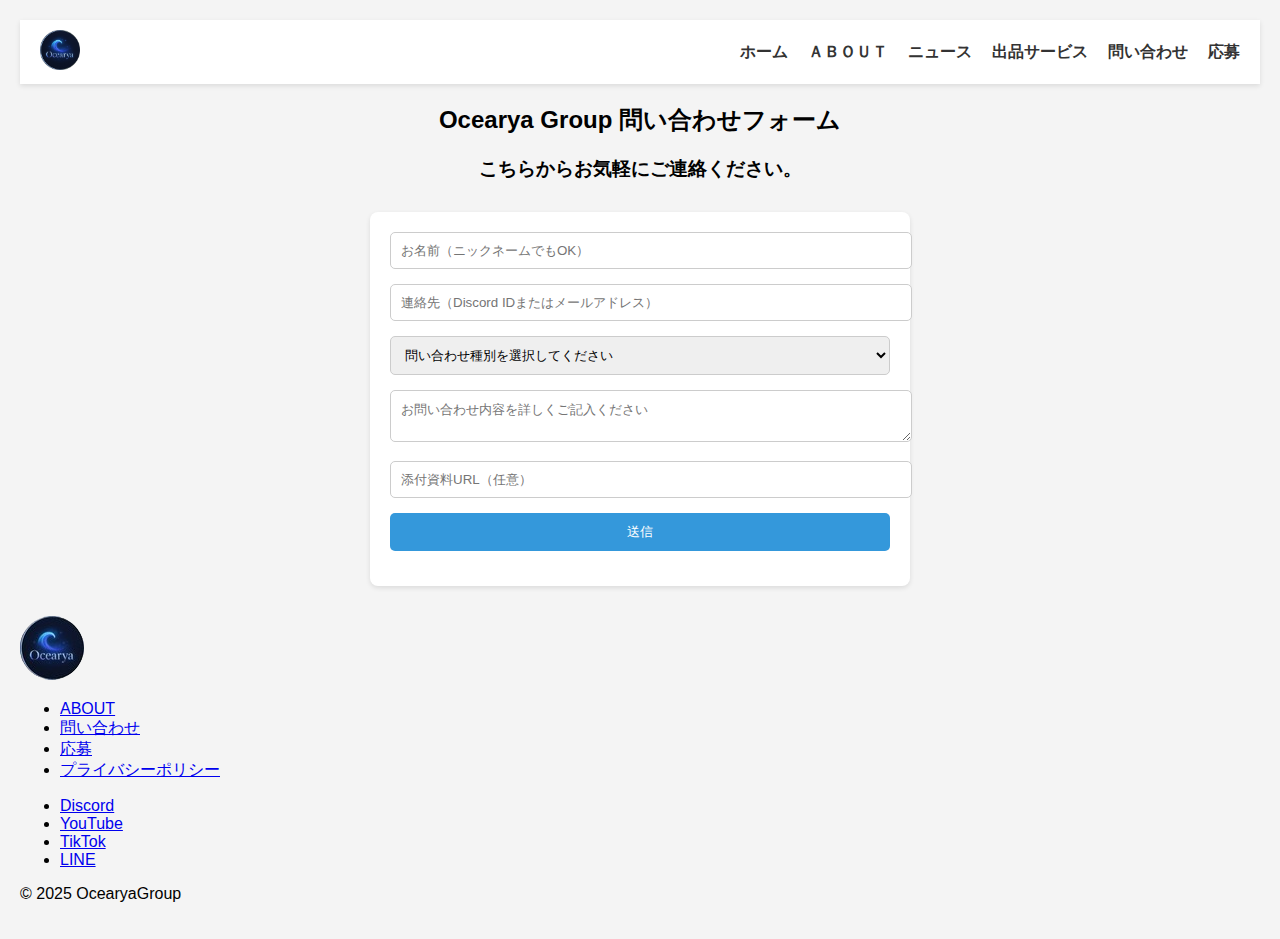
<file: 問い合わせ/contact.html>
<!DOCTYPE html>
<html lang="ja">
<head>
  <meta charset="UTF-8">
  <title>問い合わせフォーム | Ocearya Group</title>
  <style>
    body {
      font-family: Arial, sans-serif;
      background-color: #f4f4f4;
      padding: 20px;
      margin: 0;
    }
    header {
      background: white;
      padding: 10px 20px;
      display: flex;
      justify-content: space-between;
      align-items: center;
      box-shadow: 0 2px 5px rgba(0,0,0,0.1);
    }
    header .logo img {
      height: 40px;
    }
    nav ul {
      list-style: none;
      display: flex;
      padding: 0;
      margin: 0;
    }
    nav ul li {
      margin-left: 20px;
    }
    nav ul li a {
      text-decoration: none;
      color: #333;
      font-weight: bold;
    }
    form {
      background: white;
      padding: 20px;
      border-radius: 8px;
      max-width: 500px;
      margin: 30px auto;
      box-shadow: 0 2px 5px rgba(0,0,0,0.1);
    }
    input, textarea, select, button {
      width: 100%;
      margin-bottom: 15px;
      padding: 10px;
      border: 1px solid #ccc;
      border-radius: 5px;
    }
    button {
      background-color: #3498db;
      color: white;
      border: none;
      cursor: pointer;
    }
    button:hover {
      background-color: #2980b9;
    }
  </style>
  <link rel="icon" href="../ロゴ/ロゴ.png">
</head>
<body>

<header>
  <div class="logo">
    <img src="images/sample01.jpg" alt="Ocearyaロゴ">
  </div>
  <nav>
    <ul>
      <li><a href="../index.html">ホーム</a></li>
      <li><a href="../about/about.html">ＡＢＯＵＴ</a></li>
      <li><a href="../news/news.html">ニュース</a></li>
      <li><a href="../タレント/talents.html">出品サービス</a></li>
      <li><a href="../問い合わせ/contact.html">問い合わせ</a></li>
      <li><a href="../応募/応募.html">応募</a></li>
    </ul>
  </nav>
</header>

<h2 style="text-align:center;">Ocearya Group 問い合わせフォーム</h2>
<h3 style="text-align:center;">こちらからお気軽にご連絡ください。</h3>

<!-- GAS に直接送信 -->
<form action="https://script.google.com/macros/s/AKfycbzP4TGsdq9tJHObw6jIl7gv6neEupo6vmcnWE3tOhp__gFfxAJ7wxdM9YReAt4oNu5i/exec" method="POST">
  <input type="text" name="名前" placeholder="お名前（ニックネームでもOK）" required><br>
  <input type="text" name="連絡先" placeholder="連絡先（Discord IDまたはメールアドレス）" required><br>
  <select name="問い合わせ種別" required>
    <option value="">問い合わせ種別を選択してください</option>
    <option value="Ocearya全体について">Ocearya全体について</option>
    <option value="所属タレントについて">所属タレントについて</option>
    <option value="技術サポート">技術サポート</option>
    <option value="その他">その他</option>
  </select><br>
  <textarea name="問い合わせ内容" placeholder="お問い合わせ内容を詳しくご記入ください" required></textarea><br>
  <input type="text" name="添付資料URL" placeholder="添付資料URL（任意）"><br>
  <button type="submit">送信</button>
</form>

<footer class="site-footer">
  <div class="footer-top">
    <div class="footer-left">
      <img src="../ロゴ/ロゴ.png" alt="Ocearya ロゴ" class="footer-logo">
    </div>

    <div class="footer-links">
      <ul>
        <li><a href="../about/about.html">ABOUT</a></li>
        <li><a href="../問い合わせ/contact.html">問い合わせ</a></li>
        <li><a href="../応募/応募.html">応募</a></li>
        <li><a href="../プライバシーポリシー/privacy.html">プライバシーポリシー</a></li>
      </ul>
    </div>

    <div class="footer-social">
      <ul>
        <li><a href="https://discord.gg/dmTYyaZH8j" target="_blank">Discord</a></li>
        <li><a href="https://www.youtube.com/channel/UCSizftXsuDzNXNQCjg98G4Q" target="_blank">YouTube</a></li>
        <li><a href="https://tiktok.com/" target="_blank">TikTok</a></li>
        <li><a href="https://lin.ee/y6uf9zR" target="_blank">LINE</a></li>
      </ul>
    </div>
  </div>
  <div class="footer-bottom">
    <p>© 2025 OcearyaGroup</p>
  </div>
</footer>

</body>
</html>
</file>
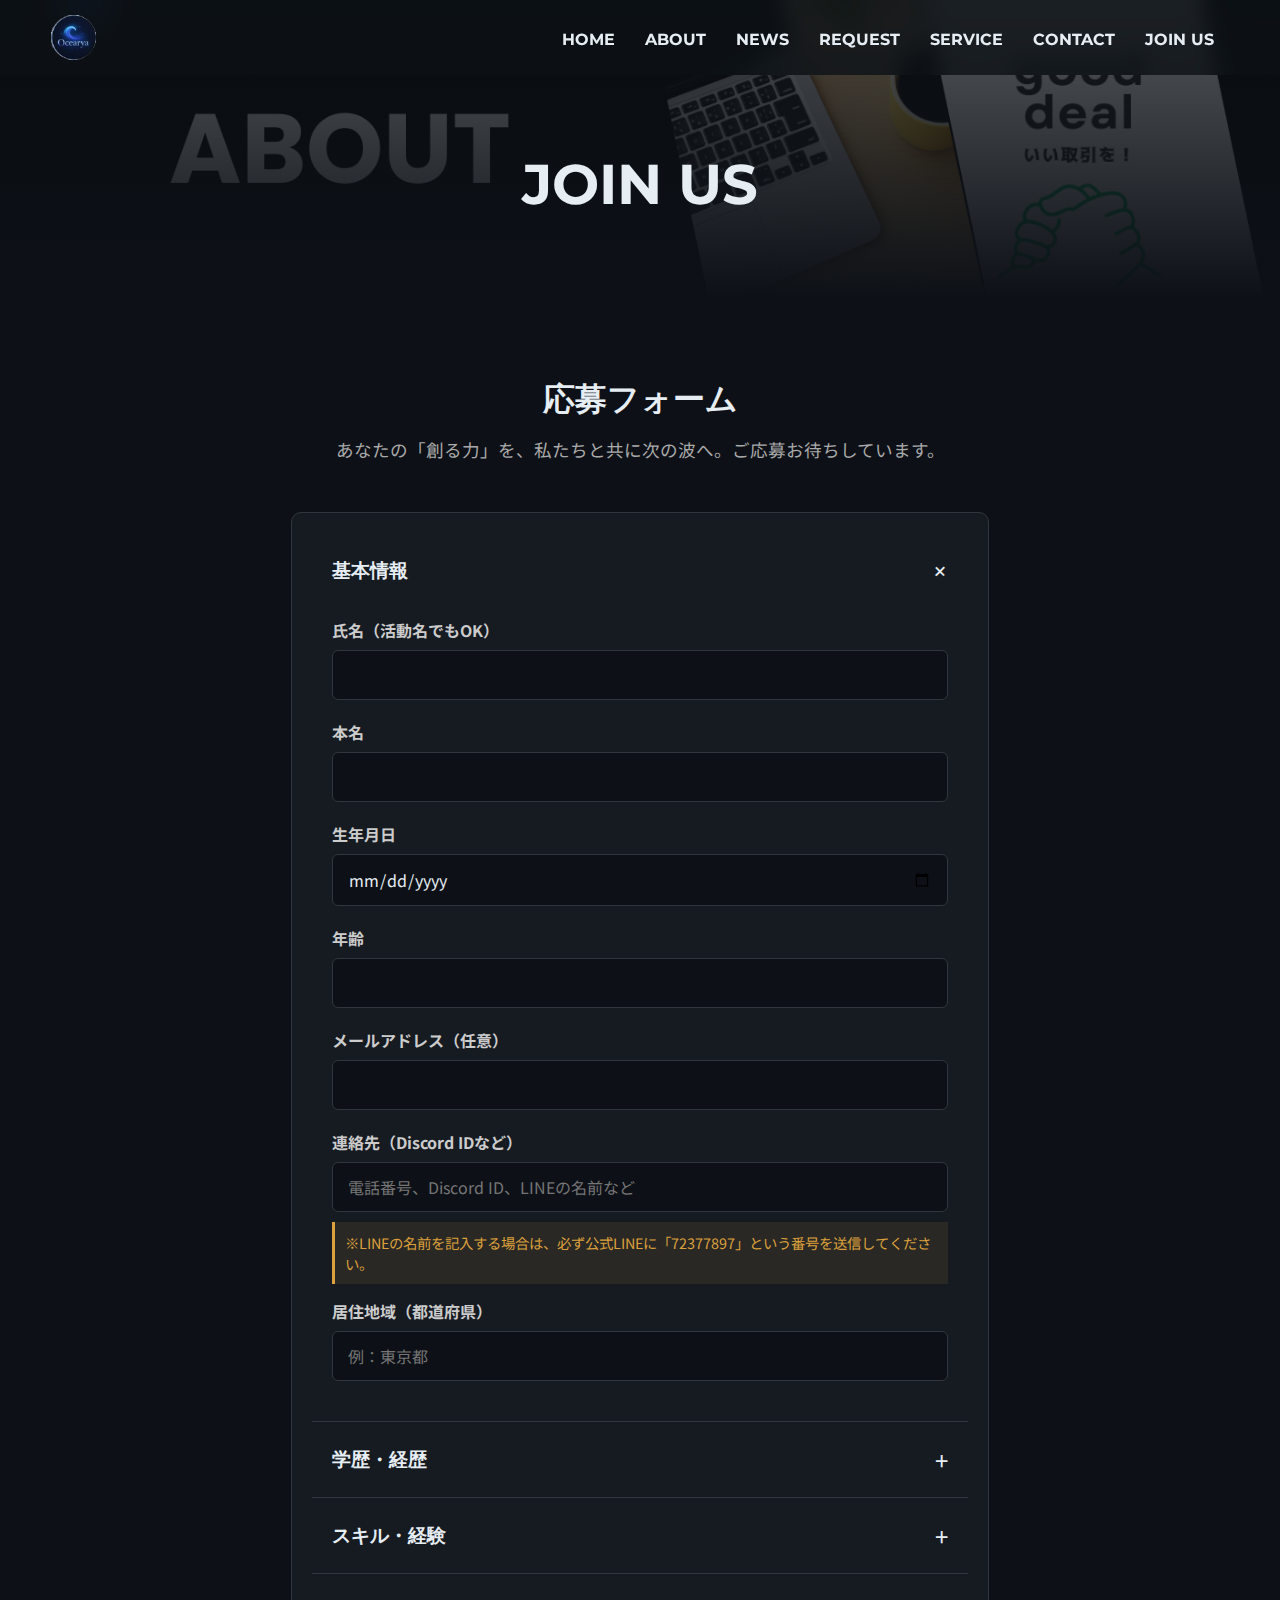
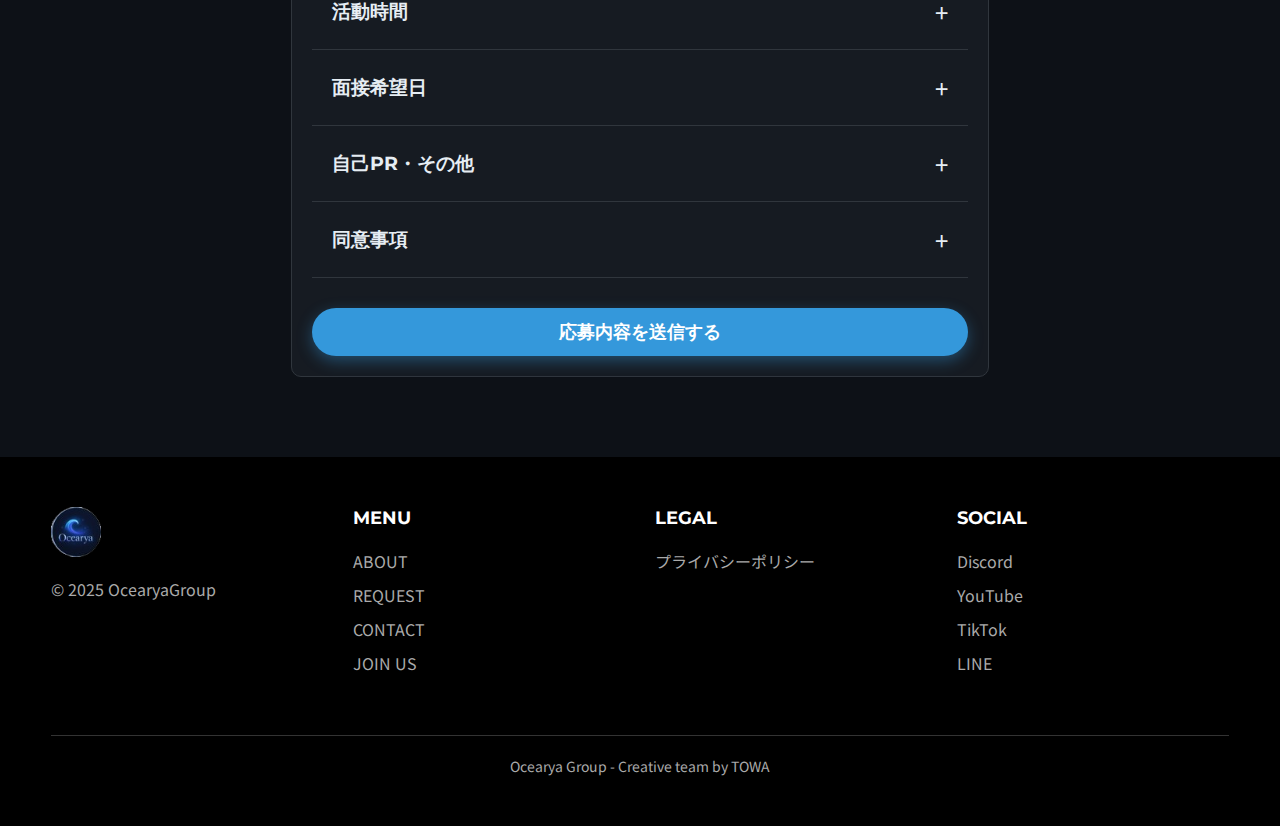
<file: 応募/応募.html>
<!DOCTYPE html>
<html lang="ja">

<head>
  <meta charset="UTF-8" />
  <meta name="viewport" content="width=device-width, initial-scale=1.0" />
  <title>JOIN US | Ocearya Group</title>
  
  <!-- ファビコン -->
  <link rel="icon" href="../ロゴ/ロゴ.png" />

  <!-- Google Fontsの読み込み -->
  <link rel="preconnect" href="https://fonts.googleapis.com">
  <link rel="preconnect" href="https://fonts.gstatic.com" crossorigin>
  <link href="https://fonts.googleapis.com/css2?family=Montserrat:wght@700&family=Noto+Sans+JP:wght@400;700&display=swap" rel="stylesheet">

  <!-- CSS（HTML内に統合） -->
  <style>
    /* ---------------------------------- */
    /* 1. 基本設定とリセット (共通) */
    /* ---------------------------------- */
    :root {
      --bg-color: #0d1117;
      --text-color: #e6edf3;
      --primary-color: #3498db;
      --primary-hover: #5dade2;
      --header-bg: rgba(13, 17, 23, 0.8);
      --card-bg: #161b22;
      --input-bg: #0d1117;
      --border-color: #30363d;
    }
    * { box-sizing: border-box; margin: 0; padding: 0; }
    html { scroll-behavior: smooth; }
    body {
      font-family: 'Noto Sans JP', sans-serif;
      background-color: var(--bg-color);
      color: var(--text-color);
      overflow-x: hidden;
    }
    img { max-width: 100%; height: auto; vertical-align: middle; }
    a { color: var(--primary-color); text-decoration: none; transition: color 0.3s ease; }
    a:hover { color: var(--primary-hover); }
    ul { list-style: none; }

    /* ---------------------------------- */
    /* 2. ヘッダー & フッター (共通) */
    /* ---------------------------------- */
    .header {
      display: flex; justify-content: space-between; align-items: center;
      padding: 15px 4%; background-color: var(--header-bg);
      backdrop-filter: blur(10px); position: fixed; width: 100%;
      top: 0; z-index: 1000; transition: background-color 0.3s ease;
    }
    .header-scrolled { background-color: rgba(13, 17, 23, 0.95); }
    .logo img { height: 45px; }
    .nav-links { display: flex; }
    .nav-links li { margin: 0 15px; }
    .nav-links a {
      color: var(--text-color); font-weight: bold; font-size: 16px;
      font-family: 'Montserrat', sans-serif; position: relative; padding-bottom: 5px;
    }
    .nav-links a::after {
      content: ''; position: absolute; bottom: 0; left: 0;
      width: 0; height: 2px; background-color: var(--primary-color);
      transition: width 0.3s ease;
    }
    .nav-links a:hover::after { width: 100%; }
    .menu-toggle { display: none; font-size: 28px; background: none; border: none; color: var(--text-color); cursor: pointer; z-index: 1001; }
    
    .site-footer { background-color: #000; padding: 50px 4%; color: #aaa; }
    .footer-container { max-width: 1200px; margin: 0 auto; display: grid; grid-template-columns: repeat(auto-fit, minmax(200px, 1fr)); gap: 30px; }
    .footer-logo { height: 50px; margin-bottom: 20px; }
    .footer-column h4 { font-family: 'Montserrat', sans-serif; color: #fff; margin-bottom: 20px; font-size: 18px; }
    .footer-column ul li { margin-bottom: 10px; }
    .footer-column ul a { color: #aaa; }
    .footer-column ul a:hover { color: #fff; }
    .footer-bottom { text-align: center; margin-top: 50px; padding-top: 20px; border-top: 1px solid #333; font-size: 14px; }

    /* ---------------------------------- */
    /* 3. 応募ページ専用スタイル */
    /* ---------------------------------- */
    .page-header {
      padding-top: 150px; padding-bottom: 80px; text-align: center;
      background: linear-gradient(rgba(13, 17, 23, 0.7), rgba(13, 17, 23, 1)), url('../images/sample03.png') no-repeat center center;
      background-size: cover;
    }
    .page-header h1 { font-size: 3.5rem; font-family: 'Montserrat', sans-serif; animation: fade-in-up 1s ease-out; }

    .join-section { padding: 80px 4%; max-width: 800px; margin: 0 auto; }
    .form-intro { text-align: center; margin-bottom: 50px; }
    .form-intro h2 { font-size: 2rem; font-family: 'Montserrat', sans-serif; margin-bottom: 15px; }
    .form-intro p { font-size: 1.1rem; color: #aaa; }
    
    .join-form { background-color: var(--card-bg); padding: 20px; border-radius: 10px; border: 1px solid var(--border-color); }
    
    .form-group { margin-bottom: 20px; }
    .form-group label { display: block; margin-bottom: 8px; font-weight: bold; color: #ccc; }
    .form-control {
      width: 100%; padding: 12px 15px; border: 1px solid var(--border-color);
      border-radius: 6px; background-color: var(--input-bg);
      color: var(--text-color); font-size: 1rem; font-family: 'Noto Sans JP', sans-serif;
      transition: border-color 0.3s ease, box-shadow 0.3s ease;
    }
    .form-control:focus {
      outline: none; border-color: var(--primary-color);
      box-shadow: 0 0 0 3px rgba(52, 152, 219, 0.3);
    }
    textarea.form-control { resize: vertical; min-height: 120px; }
    
    .submit-btn {
      display: inline-block; width: 100%; padding: 12px 35px; background-color: var(--primary-color);
      color: #fff; text-decoration: none; border-radius: 50px; border: none; font-size: 18px;
      font-weight: bold; cursor: pointer; transition: transform 0.3s ease, background-color 0.3s ease;
      box-shadow: 0 5px 15px rgba(52, 152, 219, 0.4);
    }
    .submit-btn:hover { background-color: var(--primary-hover); transform: translateY(-3px); }
    
    .note { padding: 10px; margin-top: -10px; margin-bottom: 15px; background-color: rgba(220, 160, 60, 0.1); border-left: 3px solid #dca03c; color: #dca03c; font-size: 0.9rem; }

    /* ★ アコーディオン スタイル */
    .accordion-section { border-bottom: 1px solid var(--border-color); }
    .accordion-header {
      display: flex; justify-content: space-between; align-items: center;
      padding: 20px; cursor: pointer;
    }
    .accordion-header h4 { font-size: 1.2rem; margin: 0; font-family: 'Montserrat', sans-serif; }
    .accordion-header .icon { font-size: 1.5rem; transition: transform 0.3s ease; }
    .accordion-content {
      max-height: 0; overflow: hidden;
      transition: max-height 0.5s ease-out, padding 0.5s ease-out;
      padding: 0 20px;
    }
    .accordion-section.active .accordion-content {
      max-height: 2000px; /* 十分な高さを確保 */
      padding: 10px 20px 20px;
    }
    .accordion-section.active .icon { transform: rotate(45deg); }

    /* ---------------------------------- */
    /* 4. レスポンシブ対応 */
    /* ---------------------------------- */
    @media (max-width: 768px) {
      .nav-links {
        position: fixed; top: 0; left: 0; width: 100%; height: 100vh;
        background-color: var(--bg-color); flex-direction: column;
        justify-content: center; align-items: center;
        transform: translateX(100%); transition: transform 0.4s ease-in-out;
      }
      .nav-links.active { transform: translateX(0); }
      .nav-links li { margin: 20px 0; }
      .nav-links a { font-size: 24px; }
      .menu-toggle { display: block; }
      .page-header h1 { font-size: 2.8rem; }
      .join-form { padding: 10px; }
      .accordion-header { padding: 15px; }
    }
    
    /* ---------------------------------- */
    /* 5. アニメーションキーフレーム */
    /* ---------------------------------- */
    @keyframes fade-in-up {
      from { opacity: 0; transform: translateY(20px); }
      to { opacity: 1; transform: translateY(0); }
    }
  </style>
</head>

<body>
  <!-- ヘッダー -->
  <header class="header">
    <div class="logo">
      <a href="../index.html" title="ホーム"><img src="../ロゴ/ロゴ.png" alt="Ocearya Group公式ロゴ" /></a>
    </div>
    <nav>
      <ul class="nav-links">
        <li><a href="../index.html">HOME</a></li>
        <li><a href="../about/about.html">ABOUT</a></li>
        <li><a href="../news/news.html">NEWS</a></li>
        <li><a href="../依頼/依頼.html">REQUEST</a></li>
        <li><a href="../タレント/talents.html">SERVICE</a></li>
        <li><a href="../問い合わせ/contact.html">CONTACT</a></li>
        <li><a href="../応募/応募.html">JOIN US</a></li>
      </ul>
    </nav>
    <button class="menu-toggle" aria-label="メニューを開く">&#9776;</button>
  </header>

  <main>
    <!-- ページヘッダー -->
    <section class="page-header">
      <h1>JOIN US</h1>
    </section>

    <!-- 応募フォームセクション -->
    <section class="join-section">
      <div class="form-intro">
        <h2>応募フォーム</h2>
        <p>あなたの「創る力」を、私たちと共に次の波へ。ご応募お待ちしています。</p>
      </div>

      <form action="https://script.google.com/macros/s/AKfycbzdOflZhd0F2PZ87xzMEr7nzZ8SRQDd7BKqv2qe88MT/dev" method="POST" class="join-form">
        
        <!-- 基本情報 -->
        <div class="accordion-section active">
          <div class="accordion-header">
            <h4>基本情報</h4>
            <span class="icon">+</span>
          </div>
          <div class="accordion-content">
            <div class="form-group"><label for="name">氏名（活動名でもOK）</label><input type="text" id="name" name="氏名" class="form-control" required /></div>
            <div class="form-group"><label for="real-name">本名</label><input type="text" id="real-name" name="本名" class="form-control" /></div>
            <div class="form-group"><label for="birth-date">生年月日</label><input type="date" id="birth-date" name="生年月日" class="form-control" required /></div>
            <div class="form-group"><label for="age">年齢</label><input type="number" id="age" name="年齢" class="form-control" required /></div>
            <div class="form-group"><label for="email">メールアドレス（任意）</label><input type="email" id="email" name="メールアドレス" class="form-control" /></div>
            <div class="form-group"><label for="contact-info">連絡先（Discord IDなど）</label><input type="text" id="contact-info" name="連絡先" class="form-control" placeholder="電話番号、Discord ID、LINEの名前など" required /></div>
            <p class="note">※LINEの名前を記入する場合は、必ず公式LINEに「72377897」という番号を送信してください。</p>
            <div class="form-group"><label for="residence">居住地域（都道府県）</label><input type="text" id="residence" name="居住地域" class="form-control" placeholder="例：東京都" required /></div>
          </div>
        </div>

        <!-- 学歴・経歴 -->
        <div class="accordion-section">
          <div class="accordion-header">
            <h4>学歴・経歴</h4>
            <span class="icon">+</span>
          </div>
          <div class="accordion-content">
            <div class="form-group"><label for="background">現在の学年／職業</label><input type="text" id="background" name="学歴・職業" class="form-control" required /></div>
            <div class="form-group"><label for="history">過去の活動歴</label><textarea id="history" name="過去の活動歴" class="form-control" placeholder="所属していた団体、プロジェクトなど"></textarea></div>
            <div class="form-group"><label for="achievements">受賞歴・実績</label><textarea id="achievements" name="受賞歴・実績" class="form-control" placeholder="特筆すべき受賞歴・実績（あれば）"></textarea></div>
          </div>
        </div>
        
        <!-- スキル・経験 -->
        <div class="accordion-section">
          <div class="accordion-header">
            <h4>スキル・経験</h4>
            <span class="icon">+</span>
          </div>
          <div class="accordion-content">
            <div class="form-group"><label for="tools">扱えるツール・ソフト</label><textarea id="tools" name="扱えるツール・ソフト" class="form-control" placeholder="例：Photoshop、Premiere Pro、Blenderなど"></textarea></div>
            <div class="form-group"><label for="skills">得意な作業・分野</label><textarea id="skills" name="得意な作業・分野" class="form-control"></textarea></div>
            <div class="form-group"><label for="portfolio">これまでの制作物（ポートフォリオURLなど）</label><textarea id="portfolio" name="制作物" class="form-control"></textarea></div>
          </div>
        </div>

        <!-- 活動時間 -->
        <div class="accordion-section">
          <div class="accordion-header">
            <h4>活動時間</h4>
            <span class="icon">+</span>
          </div>
          <div class="accordion-content">
            <div class="form-group"><label for="available-hours">1週間の活動可能時間</label><input type="text" id="available-hours" name="活動可能時間" class="form-control" placeholder="例：平日10時間、休日8時間" required /></div>
            <div class="form-group"><label for="available-timezone">活動可能な時間帯</label><input type="text" id="available-timezone" name="活動可能時間帯" class="form-control" placeholder="例：夜20時〜23時" required /></div>
            <div class="form-group"><label for="duration">長期間参加可能か</label>
                <select id="duration" name="長期間参加可能" class="form-control" required>
                  <option value="" disabled selected>選択してください</option>
                  <option value="はい">長期間参加可能（半年以上）</option>
                  <option value="いいえ">長期間参加不可</option>
                  <option value="一時派遣">臨時作業員として参加希望</option>
                </select>
            </div>
          </div>
        </div>
        
        <!-- 面接希望日 -->
        <div class="accordion-section">
          <div class="accordion-header">
            <h4>面接希望日</h4>
            <span class="icon">+</span>
          </div>
          <div class="accordion-content">
            <div class="form-group"><label for="interview-date1">第一希望日</label><input type="date" id="interview-date1" name="面接希望日1" class="form-control" /></div>
            <div class="form-group"><label for="interview-date2">第二希望日</label><input type="date" id="interview-date2" name="面接希望日2" class="form-control" /></div>
            <div class="form-group"><label for="interview-date3">第三希望日</label><input type="date" id="interview-date3" name="面接希望日3" class="form-control" /></div>
            <div class="form-group"><label for="interview-time">希望の時間帯</label>
                <select id="interview-time" name="面接希望時間帯" class="form-control" required>
                  <option value="" disabled selected>選択してください</option>
                  <option value="平日 18:30〜19:30">平日 18:30〜19:30</option>
                  <option value="平日 19:30〜20:30">平日 19:30〜20:30</option>
                  <option value="平日 20:30〜21:30">平日 20:30〜21:30</option>
                  <option value="休日 10:00〜11:00">休日 10:00〜11:00</option>
                  <option value="休日 11:00〜12:00">休日 11:00〜12:00</option>
                  <option value="休日 13:00〜14:00">休日 13:00〜14:00</option>
                </select>
            </div>
          </div>
        </div>

        <!-- 自己PR -->
        <div class="accordion-section">
          <div class="accordion-header">
            <h4>自己PR・その他</h4>
            <span class="icon">+</span>
          </div>
          <div class="accordion-content">
             <div class="form-group"><label for="self-pr">自己PR</label><textarea id="self-pr" name="自己PR" class="form-control" placeholder="得意なこと、アピールポイント"></textarea></div>
             <div class="form-group"><label for="ambition">活動への意気込み</label><textarea id="ambition" name="活動意気込み" class="form-control" placeholder="活動に対する意気込みや、将来やりたいことなど"></textarea></div>
             <div class="form-group"><label for="questions">質問・要望</label><textarea id="questions" name="質問要望" class="form-control" placeholder="質問・運営への要望（あれば）"></textarea></div>
          </div>
        </div>

        <!-- 同意事項 -->
        <div class="accordion-section">
          <div class="accordion-header">
            <h4>同意事項</h4>
            <span class="icon">+</span>
          </div>
          <div class="accordion-content">
            <div class="form-group"><label for="agreement">活動スタイルへの同意</label>
                <select id="agreement" name="同意" class="form-control" required>
                  <option value="" disabled selected>選択してください</option>
                  <option value="はい">OcearyaGroupの「無報酬または成果報酬型」活動スタイルに納得しています</option>
                  <option value="いいえ">納得していません</option>
                </select>
            </div>
            <div class="form-group"><label for="parental-consent">保護者の同意（13歳以下の方）</label>
                <select id="parental-consent" name="保護者同意" class="form-control" required>
                  <option value="" disabled selected>選択してください</option>
                  <option value="対象外">対象外（14歳以上）</option>
                  <option value="はい">保護者同意あり</option>
                  <option value="いいえ">保護者同意なし</option>
                </select>
            </div>
          </div>
        </div>
        
        <button type="submit" class="submit-btn" style="margin-top: 30px;">応募内容を送信する</button>
      </form>
    </section>
  </main>

  <!-- フッター -->
  <footer class="site-footer">
    <div class="footer-container">
      <div class="footer-column"><img src="../ロゴ/ロゴ.png" alt="Ocearya公式ロゴ" class="footer-logo" /><p>&copy; 2025 OcearyaGroup</p></div>
      <div class="footer-column"><h4>MENU</h4><ul><li><a href="../about/about.html">ABOUT</a></li><li><a href="../依頼/依頼.html">REQUEST</a></li><li><a href="../問い合わせ/contact.html">CONTACT</a></li><li><a href="../応募/応募.html">JOIN US</a></li></ul></div>
      <div class="footer-column"><h4>LEGAL</h4><ul><li><a href="../プライバシーポリシー/privacy.html">プライバシーポリシー</a></li></ul></div>
      <div class="footer-column"><h4>SOCIAL</h4><ul><li><a href="https://discord.gg/dmTYyaZH8j" target="_blank" rel="noopener noreferrer">Discord</a></li><li><a href="https://www.youtube.com/channel/UCSizftXsuDzNXNQCjg98G4Q" target="_blank" rel="noopener noreferrer">YouTube</a></li><li><a href="https://tiktok.com/" target="_blank" rel="noopener noreferrer">TikTok</a></li><li><a href="https://lin.ee/y6uf9zR" target="_blank" rel="noopener noreferrer">LINE</a></li></ul></div>
    </div>
    <div class="footer-bottom"><p>Ocearya Group - Creative team by TOWA</p></div>
  </footer>

  <!-- JavaScript (HTML内に統合) -->
  <script>
    document.addEventListener("DOMContentLoaded", function () {
      
      // --- ハンバーガーメニュー ---
      const menuToggle = document.querySelector(".menu-toggle");
      const navLinks = document.querySelector(".nav-links");
      menuToggle.addEventListener("click", () => navLinks.classList.toggle("active"));

      // --- ヘッダーのスクロール効果 ---
      const header = document.querySelector('.header');
      window.addEventListener('scroll', () => {
        header.classList.toggle('header-scrolled', window.scrollY > 50);
      });
      
      // --- ★ アコーディオン機能 ---
      const accordionHeaders = document.querySelectorAll(".accordion-header");
      accordionHeaders.forEach(header => {
        header.addEventListener("click", function() {
          const accordionSection = this.parentElement;
          accordionSection.classList.toggle("active");
        });
      });
    });
  </script>
</body>
</html>
</file>
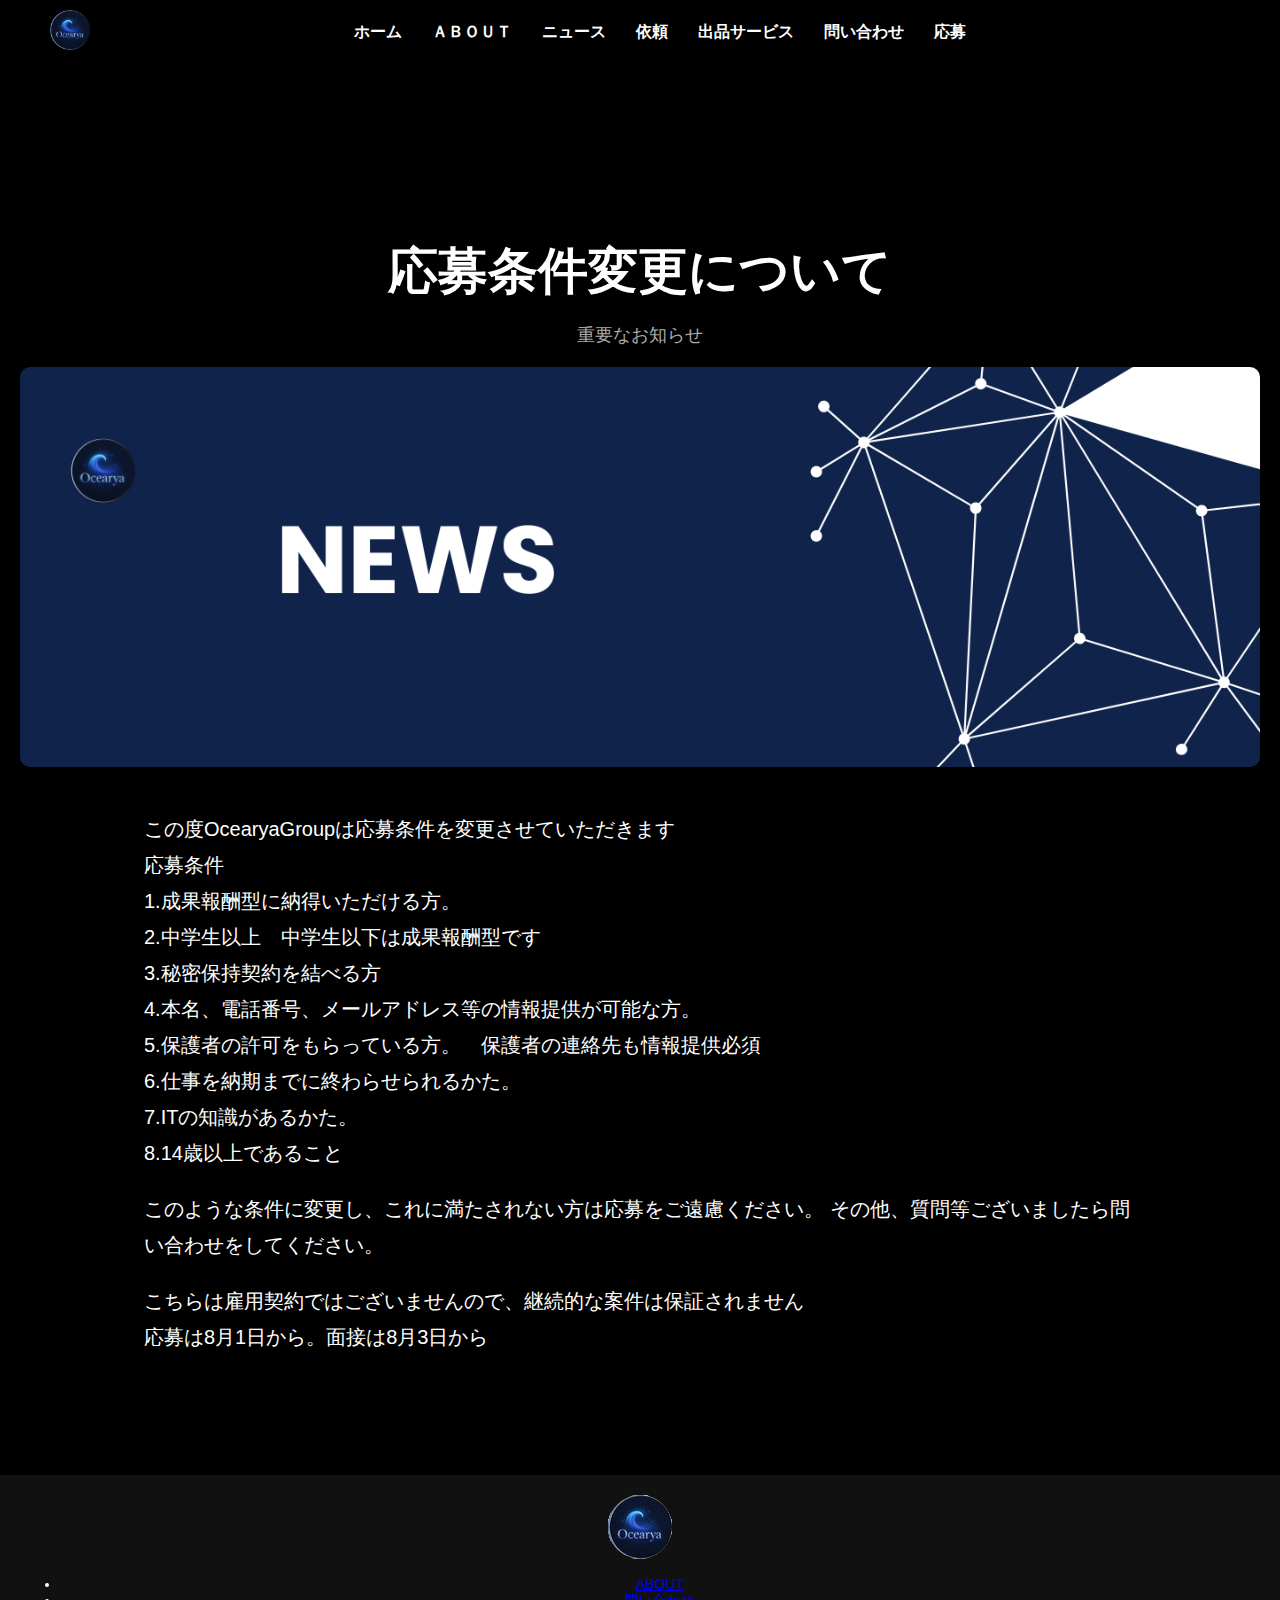
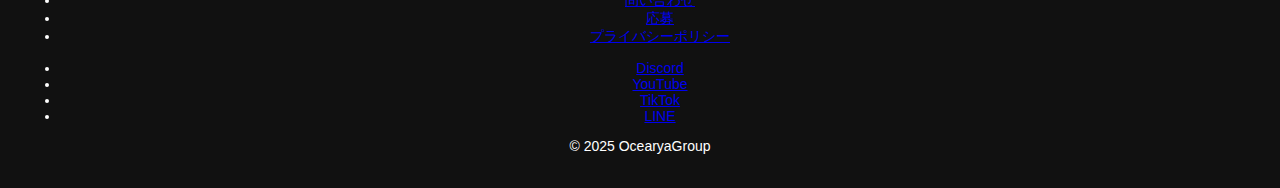
<file: news/articles/001.html>
<!DOCTYPE html>
<html lang="ja">
<head>
  <meta charset="UTF-8">
  <meta name="viewport" content="width=device-width, initial-scale=1.0">
  <title>応募要件変更 | Ocearya Group</title>
  <link rel="stylesheet" href="../css/article.css">
</head>
<body>

<header>
  <div class="logo">
    <img src="../images/sample01.jpg" alt="Ocearyaロゴ">
  </div>

<!-- ハンバーガーボタン -->
  <button class="menu-toggle" onclick="toggleMenu()">☰</button>
<nav id="main-nav">
    <ul>
      <li><a href="../../index.html">ホーム</a></li>
      <li><a href="../../about/about.html">ＡＢＯＵＴ
</a></li>
      <li><a href="../../news/news.html">ニュース</a></li>
      <li><a href="../../依頼/依頼.html">依頼</a></li>
      <li><a href="../talents.html">出品サービス</a></li>
      <li><a href="../../問い合わせ/contact.html">問い合わせ</a></li>
      <li><a href="../../応募/応募.html">応募</a></li>
    </ul>
  </nav>
</header>

<main class="article-main">
  <div class="article-header">
    <h1 class="article-title">応募条件変更について</h1>
    <p class="article-date">重要なお知らせ</p>
    <img src="../images/ニュース.png" alt="ロゴ作成" class="article-image">
  </div>

  <div class="article-content">
    <p>
     この度OcearyaGroupは応募条件を変更させていただきます<br>
     応募条件<br>
1.成果報酬型に納得いただける方。<br>
2.中学生以上　中学生以下は成果報酬型です<br>
3.秘密保持契約を結べる方<br>
4.本名、電話番号、メールアドレス等の情報提供が可能な方。<br>
5.保護者の許可をもらっている方。　保護者の連絡先も情報提供必須<br>
6.仕事を納期までに終わらせられるかた。<br>
7.ITの知識があるかた。<br>
8.14歳以上であること <br>  
</p>
    <p>
このような条件に変更し、これに満たされない方は応募をご遠慮ください。
その他、質問等ございましたら問い合わせをしてください。
    </p>
    <p>
      こちらは雇用契約ではございませんので、継続的な案件は保証されません<br>
      応募は8月1日から。面接は8月3日から
<br>
    </p>
  </div>
</main>

<footer class="site-footer">
  <div class="footer-top">
    <div class="footer-left">
      <img src="../../ロゴ/ロゴ.png" alt="Ocearya ロゴ" class="footer-logo">
    </div>

    <div class="footer-links">
      <ul>
        <li><a href="../about/about.html">ABOUT</a></li>
        <li><a href="../問い合わせ/contact.html">問い合わせ</a></li>
        <li><a href="../応募/応募.html">応募</a></li>
        <li><a href="../プライバシーポリシー/privacy.html">プライバシーポリシー</a></li>
      </ul>
    </div>

    <div class="footer-social">
      <ul>
        <li><a href="https://discord.gg/dmTYyaZH8j" target="_blank">Discord</a></li>
        <li><a href="https://www.youtube.com/channel/UCSizftXsuDzNXNQCjg98G4Q" target="_blank">YouTube</a></li>
        <li><a href="https://tiktok.com/" target="_blank">TikTok</a></li>
        <li><a href="https://lin.ee/y6uf9zR" target="_blank">LINE</a></li>
      </ul>
    </div>
  </div>
  <div class="footer-bottom">
    <p>© 2025 OcearyaGroup</p>
  </div>
</footer>

<!-- ハンバーガーメニュー用JS -->
<script>
  function toggleMenu() {
    document.getElementById("main-nav").classList.toggle("active");
  }
</script>

</body>
</html>
</file>
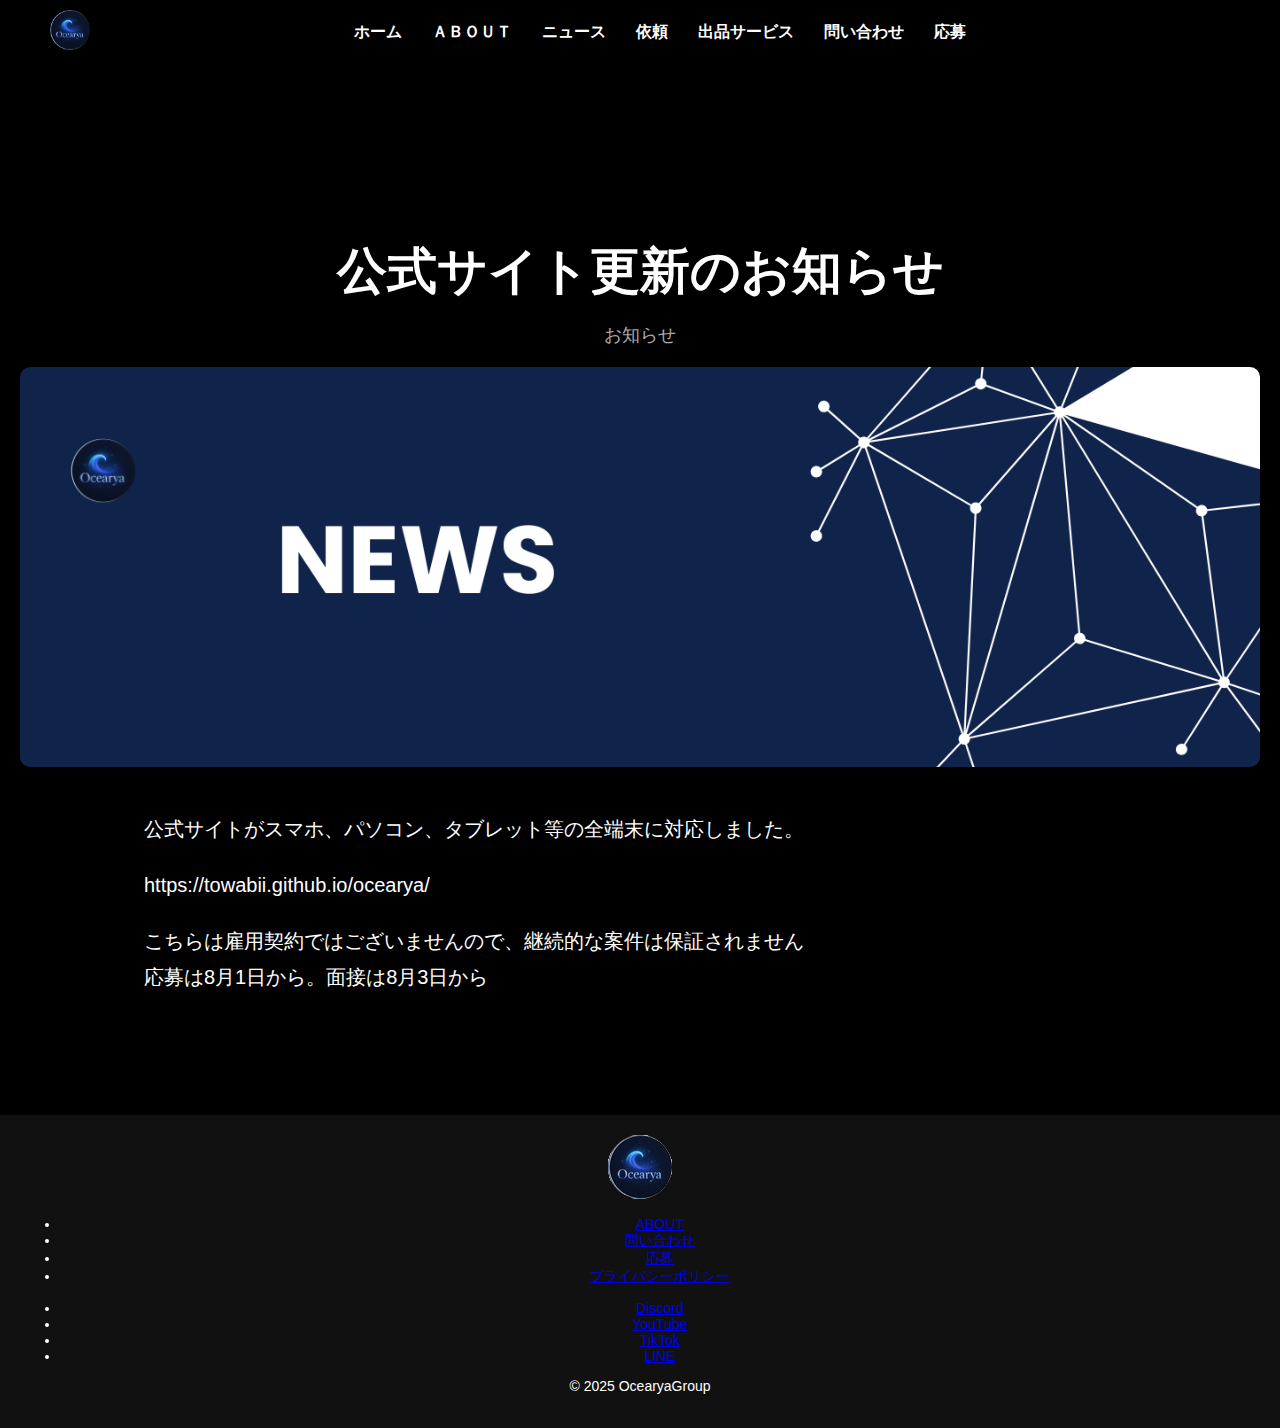
<file: news/articles/002.html>
<!DOCTYPE html>
<html lang="ja">
<head>
  <meta charset="UTF-8">
  <meta name="viewport" content="width=device-width, initial-scale=1.0">
  <title>応募要件変更 | Ocearya Group</title>
  <link rel="stylesheet" href="../css/article.css">
</head>
<body>

<header>
  <div class="logo">
    <img src="../images/sample01.jpg" alt="Ocearyaロゴ">
  </div>

<!-- ハンバーガーボタン -->
  <button class="menu-toggle" onclick="toggleMenu()">☰</button>
<nav id="main-nav">
    <ul>
      <li><a href="../../index.html">ホーム</a></li>
      <li><a href="../../about/about.html">ＡＢＯＵＴ
</a></li>
      <li><a href="../../news/news.html">ニュース</a></li>
      <li><a href="../../依頼/依頼.html">依頼</a></li>
      <li><a href="../talents.html">出品サービス</a></li>
      <li><a href="../../問い合わせ/contact.html">問い合わせ</a></li>
      <li><a href="../../応募/応募.html">応募</a></li>
    </ul>
  </nav>
</header>

<main class="article-main">
  <div class="article-header">
    <h1 class="article-title">公式サイト更新のお知らせ</h1>
    <p class="article-date">お知らせ</p>
    <img src="../images/ニュース.png" alt="ロゴ作成" class="article-image">
  </div>

  <div class="article-content">
    <p>
    公式サイトがスマホ、パソコン、タブレット等の全端末に対応しました。<br>

</p>
    <p>
https://towabii.github.io/ocearya/

    </p>
    <p>
      こちらは雇用契約ではございませんので、継続的な案件は保証されません<br>
      応募は8月1日から。面接は8月3日から
<br>
    </p>
  </div>
</main>

<footer class="site-footer">
  <div class="footer-top">
    <div class="footer-left">
      <img src="../../ロゴ/ロゴ.png" alt="Ocearya ロゴ" class="footer-logo">
    </div>

    <div class="footer-links">
      <ul>
        <li><a href="../about/about.html">ABOUT</a></li>
        <li><a href="../問い合わせ/contact.html">問い合わせ</a></li>
        <li><a href="../応募/応募.html">応募</a></li>
        <li><a href="../プライバシーポリシー/privacy.html">プライバシーポリシー</a></li>
      </ul>
    </div>

    <div class="footer-social">
      <ul>
        <li><a href="https://discord.gg/dmTYyaZH8j" target="_blank">Discord</a></li>
        <li><a href="https://www.youtube.com/channel/UCSizftXsuDzNXNQCjg98G4Q" target="_blank">YouTube</a></li>
        <li><a href="https://tiktok.com/" target="_blank">TikTok</a></li>
        <li><a href="https://lin.ee/y6uf9zR" target="_blank">LINE</a></li>
      </ul>
    </div>
  </div>
  <div class="footer-bottom">
    <p>© 2025 OcearyaGroup</p>
  </div>
</footer>

<!-- ハンバーガーメニュー用JS -->
<script>
  function toggleMenu() {
    document.getElementById("main-nav").classList.toggle("active");
  }
</script>

</body>
</html>
</file>
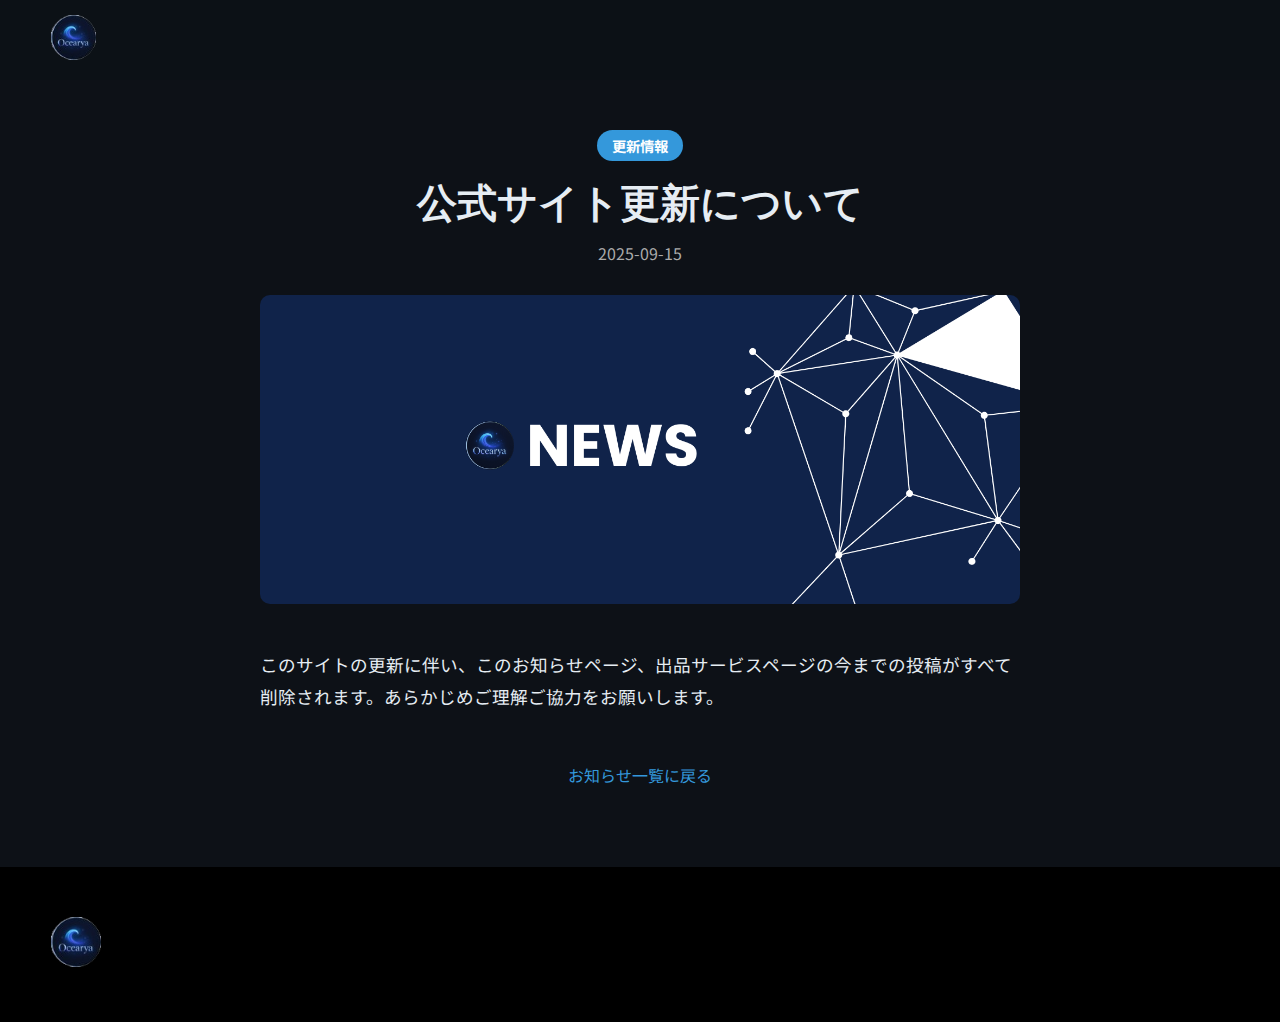
<file: news/articles/30347.html>
<!DOCTYPE html>
<html lang="ja">
<head>
  <meta charset="UTF-8">
  <meta name="viewport" content="width=device-width, initial-scale=1.0">
  <title>公式サイト更新について | Ocearya Group</title>
  <link rel="icon" href="../../ロゴ/ロゴ.png" />
  <link rel="preconnect" href="https://fonts.googleapis.com">
  <link rel="preconnect" href="https://fonts.gstatic.com" crossorigin>
  <link href="https://fonts.googleapis.com/css2?family=Montserrat:wght@700&family=Noto+Sans+JP:wght@400;700&display=swap" rel="stylesheet">
  <style>
    :root { --bg-color: #0d1117; --text-color: #e6edf3; --primary-color: #3498db; --header-bg: rgba(13, 17, 23, 0.8); --card-bg: #161b22; --border-color: #30363d; }
    * { box-sizing: border-box; margin: 0; padding: 0; }
    body { font-family: 'Noto Sans JP', sans-serif; background-color: var(--bg-color); color: var(--text-color); }
    a { color: var(--primary-color); text-decoration: none; }
    .header { display: flex; justify-content: space-between; align-items: center; padding: 15px 4%; background-color: var(--header-bg); backdrop-filter: blur(10px); position: sticky; top: 0; z-index: 1000; }
    .logo img { height: 45px; }
    .nav-links { display: flex; list-style: none; }
    .nav-links li { margin: 0 15px; }
    .nav-links a { color: var(--text-color); font-weight: bold; font-family: 'Montserrat', sans-serif; }
    .menu-toggle { display: none; }
    .article-main { max-width: 800px; margin: 50px auto; padding: 0 20px; }
    .article-header { text-align: center; margin-bottom: 40px; }
    .article-category { display: inline-block; background-color: var(--primary-color); color: #fff; padding: 5px 15px; border-radius: 50px; font-size: 0.9rem; font-weight: bold; margin-bottom: 15px; }
    .article-title { font-size: 2.5rem; font-family: 'Montserrat', sans-serif; margin-bottom: 10px; }
    .article-date { color: #aaa; }
    .article-image { width: 100%; max-height: 400px; object-fit: cover; border-radius: 10px; margin-top: 30px; }
    .article-content { font-size: 1.1rem; line-height: 1.8; }
    .article-content p { margin-bottom: 1.5em; }
    .back-link { display: block; text-align: center; margin-top: 50px; }
    .site-footer { background-color: #000; padding: 50px 4%; color: #aaa; margin-top: 80px; }
    .footer-container { max-width: 1200px; margin: 0 auto; display: grid; grid-template-columns: repeat(auto-fit, minmax(200px, 1fr)); gap: 30px; }
    .footer-logo { height: 50px; }
    .footer-column h4 { font-family: 'Montserrat', sans-serif; color: #fff; margin-bottom: 20px; }
    .footer-column ul { list-style: none; padding: 0; }
    .footer-column ul li { margin-bottom: 10px; }
    .footer-column ul a { color: #aaa; }
    .footer-bottom { text-align: center; margin-top: 50px; padding-top: 20px; border-top: 1px solid #333; }
    @media (max-width: 768px) { .nav-links { display: none; } .menu-toggle { display: block; } .article-title { font-size: 1.8rem; } }
  </style>
</head>
<body>
  <header class="header">
    <div class="logo"><a href="../../index.html"><img src="../../ロゴ/ロゴ.png" alt="Ocearya Group Logo"></a></div>
  </header>
  <main class="article-main">
    <div class="article-header">
      <span class="article-category">更新情報</span>
      <h1 class="article-title">公式サイト更新について</h1>
      <p class="article-date">2025-09-15</p>
      <img src="../images/通常.png" alt="公式サイト更新について" class="article-image">
    </div>
    <div class="article-content">
      <p>このサイトの更新に伴い、このお知らせページ、出品サービスページの今までの投稿がすべて削除されます。あらかじめご理解ご協力をお願いします。</p>
    </div>
    <a href="../news.html" class="back-link">お知らせ一覧に戻る</a>
  </main>
  <footer class="site-footer"><div class="footer-container"><div class="footer-column"><img src="../../ロゴ/ロゴ.png" class="footer-logo" /></div></div></footer>
</body>
</html>
</file>
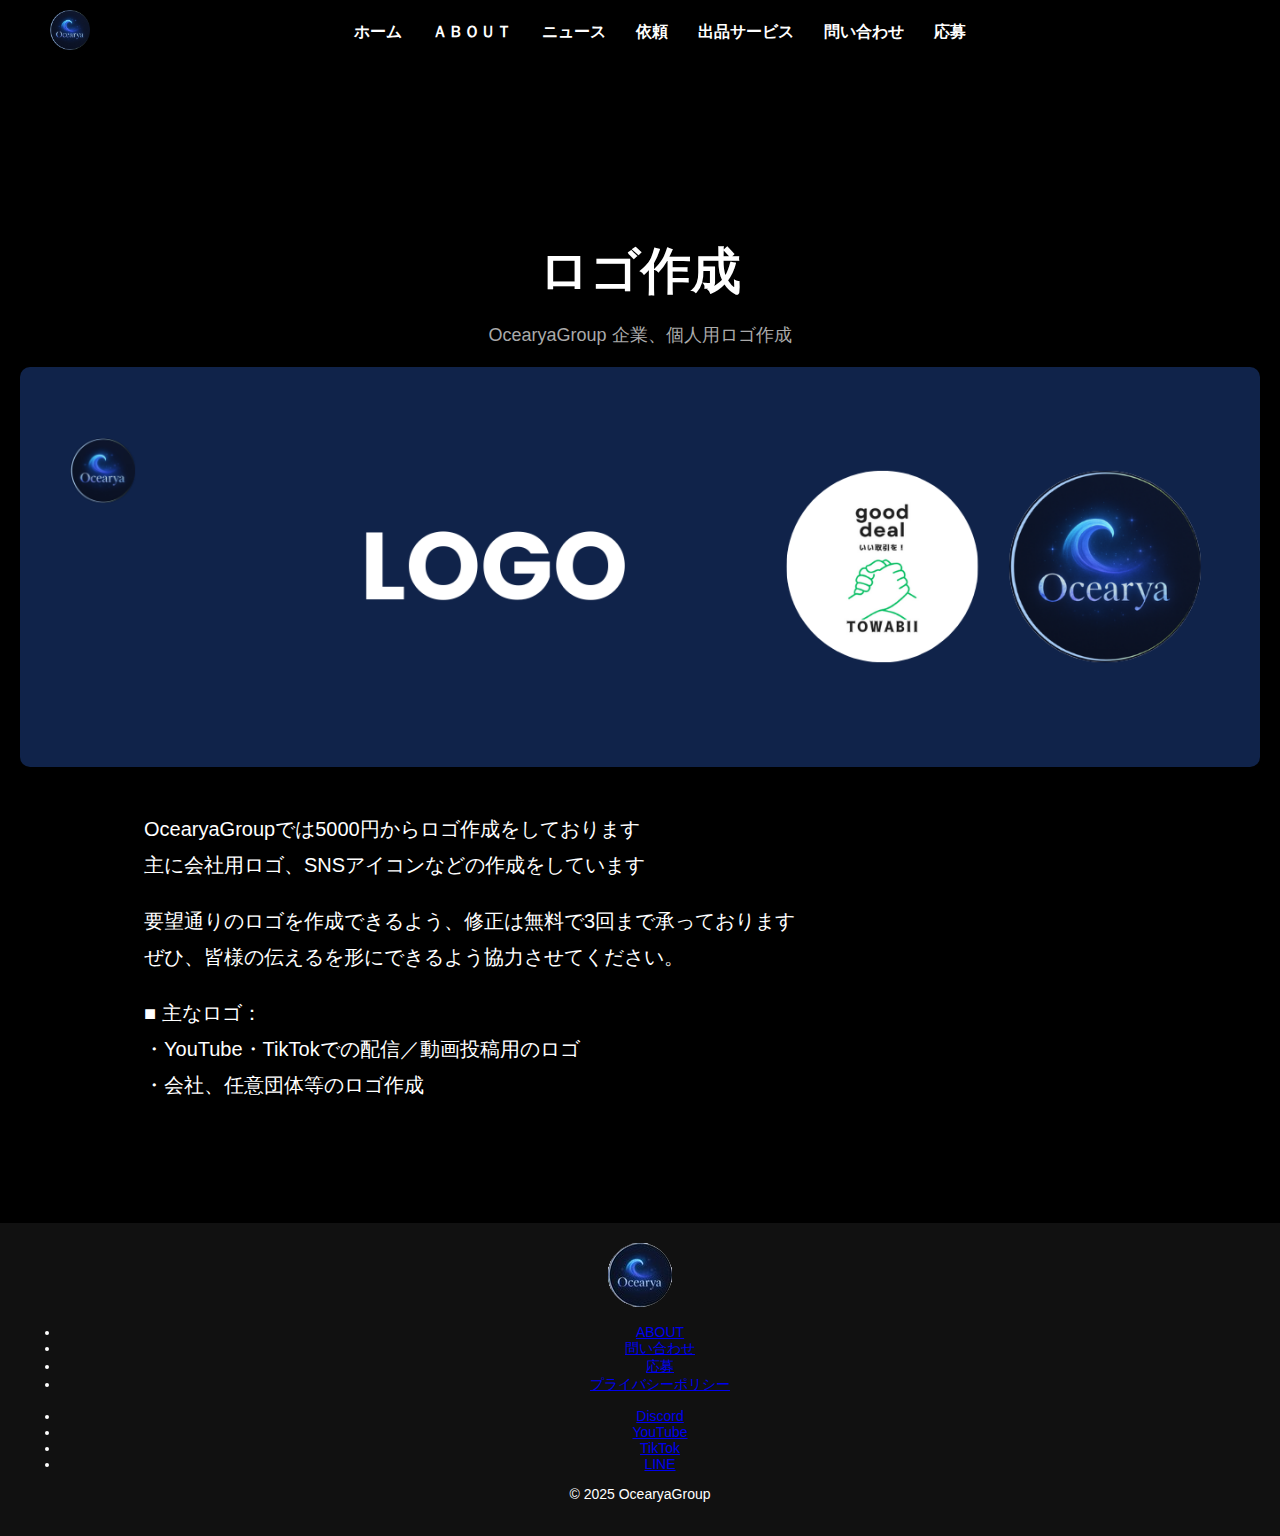
<file: タレント/groups/mirusuma.html>
<!DOCTYPE html>
<html lang="ja">
<head>
  <meta charset="UTF-8">
  <meta name="viewport" content="width=device-width, initial-scale=1.0">
  <title>みるすま | Ocearya Group</title>
  <link rel="stylesheet" href="../css/article.css">
</head>
<body>

<header>
  <div class="logo">
    <img src="../images/sample01.jpg" alt="Ocearyaロゴ">
  </div>

<!-- ハンバーガーボタン -->
  <button class="menu-toggle" onclick="toggleMenu()">☰</button>
<nav id="main-nav">
    <ul>
      <li><a href="../../index.html">ホーム</a></li>
      <li><a href="../../about/about.html">ＡＢＯＵＴ
</a></li>
      <li><a href="../../news/news.html">ニュース</a></li>
      <li><a href="../../依頼/依頼.html">依頼</a></li>
      <li><a href="../talents.html">出品サービス</a></li>
      <li><a href="../../問い合わせ/contact.html">問い合わせ</a></li>
      <li><a href="../../応募/応募.html">応募</a></li>
    </ul>
  </nav>
</header>

<main class="article-main">
  <div class="article-header">
    <h1 class="article-title">ロゴ作成</h1>
    <p class="article-date">OcearyaGroup 企業、個人用ロゴ作成</p>
    <img src="../images/LOGO.png" alt="ロゴ作成" class="article-image">
  </div>

  <div class="article-content">
    <p>
     OcearyaGroupでは5000円からロゴ作成をしております<br>
      主に会社用ロゴ、SNSアイコンなどの作成をしています    </p>
    <p>
      要望通りのロゴを作成できるよう、修正は無料で3回まで承っております<br>
      ぜひ、皆様の伝えるを形にできるよう協力させてください。
    </p>
    <p>
      ■ 主なロゴ：<br>
      ・YouTube・TikTokでの配信／動画投稿用のロゴ<br>
      ・会社、任意団体等のロゴ作成
    </p>
  </div>
</main>

<footer class="site-footer">
  <div class="footer-top">
    <div class="footer-left">
      <img src="../../ロゴ/ロゴ.png" alt="Ocearya ロゴ" class="footer-logo">
    </div>

    <div class="footer-links">
      <ul>
        <li><a href="../about/about.html">ABOUT</a></li>
        <li><a href="../問い合わせ/contact.html">問い合わせ</a></li>
        <li><a href="../応募/応募.html">応募</a></li>
        <li><a href="../プライバシーポリシー/privacy.html">プライバシーポリシー</a></li>
      </ul>
    </div>

    <div class="footer-social">
      <ul>
        <li><a href="https://discord.gg/dmTYyaZH8j" target="_blank">Discord</a></li>
        <li><a href="https://www.youtube.com/channel/UCSizftXsuDzNXNQCjg98G4Q" target="_blank">YouTube</a></li>
        <li><a href="https://tiktok.com/" target="_blank">TikTok</a></li>
        <li><a href="https://lin.ee/y6uf9zR" target="_blank">LINE</a></li>
      </ul>
    </div>
  </div>
  <div class="footer-bottom">
    <p>© 2025 OcearyaGroup</p>
  </div>
</footer>

<!-- ハンバーガーメニュー用JS -->
<script>
  function toggleMenu() {
    document.getElementById("main-nav").classList.toggle("active");
  }
</script>

</body>
</html>
</file>
<file: css/style.css>
/* 全体設定 */
body {
  margin: 0;
  font-family: Arial, sans-serif;
  background-color: #000;
  color: #fff;
}

img {
  image-rendering: auto;
  -ms-interpolation-mode: bicubic;
}

/* ヘッダー */
header {
  display: flex;
  justify-content: space-between;
  align-items: center;
  padding: 10px 50px;
  background-color: rgba(0, 0, 0, 0.8);
  position: fixed;
  width: 100%;
  top: 0;
  z-index: 1000;
}

.logo img {
  height: 50px;
}

nav {
  flex-grow: 1;
  text-align: center;
}

nav ul {
  display: inline-flex;
  list-style: none;
  margin: 0;
  padding: 0;
}

nav ul li {
  margin: 0 20px;
}

nav ul li a {
  color: #fff;
  text-decoration: none;
  font-weight: bold;
  font-size: 18px;
}

/* メインビジュアル */
.hero {
  position: relative;
  height: 100vh;
  overflow: hidden;
  margin-top: 80px;
}

.hero img.main-photo {
  width: 100%;
  height: 100%;
  object-fit: cover;
  image-rendering: auto;
}

/* テキスト */
.hero-text {
  position: absolute;
  top: 50%;
  left: 50%;
  transform: translate(-50%, -50%);
  text-align: center;
}

.hero-text h1 {
  font-size: 50px;
  margin-bottom: 20px;
}

.hero-text p {
  font-size: 24px;
}

/* セクション共通 */
.section {
  padding: 120px 20px 60px;
  text-align: center;
}

.section-title {
  font-size: 36px;
  margin-bottom: 20px;
}

.section-button {
  display: inline-block;
  margin-bottom: 30px;
  padding: 10px 30px;
  background-color: #3498db;
  color: #fff;
  text-decoration: none;
  border-radius: 5px;
  font-size: 18px;
}

.section-button:hover {
  background-color: #2980b9;
}

.section-image {
  width: 100%;
  max-width: 1200px;
  height: auto;
  margin-top: 20px;
  image-rendering: auto;
  display: block;
  margin-left: auto;
  margin-right: auto;
}

/* スライドショー親コンテナ */
.slideshow-container {
  position: relative;
  margin: 40px auto;
  width: 100%;
  max-width: 1728px;  /* 最大幅1728px */
  height: 300px;      /* 高さ固定 */
  overflow: hidden;
  background-color: #000;
  border-radius: 10px;
}

/* 各スライド */
.slide {
  position: absolute;
  top: 0;
  left: 100%;     /* 初期は画面外右 */
  width: 100%;
  height: 100%;
  opacity: 1;
  border-radius: 10px;
  transition: left 0.6s ease;
  z-index: 0;

  /* 画像中央寄せのためflex追加 */
  display: flex;
  justify-content: center;
  align-items: center;
  background: transparent;
}

/* アクティブスライド */
.slide.active {
  left: 0;       /* 表示中は左端 */
  z-index: 1;
}

/* 前スライドは画面外左に */
.slide.prev-slide {
  left: -100%;
  z-index: 0;
}

/* スライド内の画像 */
.slide img {
  width: auto;          /* 幅自動 */
  max-width: 100%;      /* 最大幅親要素に合わせる */
  height: 100%;         /* 高さ固定 */
  object-fit: contain;  /* 縦横比維持して画像全体を表示 */
  border-radius: 10px;
  background: transparent;
}

/* 左右矢印ボタン */
.prev, .next {
  cursor: pointer;
  position: absolute;
  top: 50%;
  padding: 16px;
  color: white;
  font-weight: bold;
  font-size: 24px;
  user-select: none;
  transform: translateY(-50%);
  background-color: rgba(0,0,0,0.5);
  border-radius: 50%;
  z-index: 2;
}

.prev {
  left: 20px;
}

.next {
  right: 20px;
}

/* フッター */
footer {
  text-align: center;
  padding: 20px;
  background: #111;
}

/* レスポンシブ対応：600px以下で高さ自動調整 */
@media (max-width: 600px) {
  .slideshow-container {
    height: auto;
  }
  .slide, .slide img {
    height: auto;
  }
}
</file>
<file: news/css/news.css>
/* 全体設定 */
body {
  margin: 0;
  font-family: Arial, sans-serif;
  background-color: #000;
  color: #fff;
}

/* ヘッダー */
header {
  display: flex;
  justify-content: space-between;
  align-items: center;
  padding: 10px 50px;
  background-color: rgba(0, 0, 0, 0.8);
  position: fixed;
  width: 100%;
  top: 0;
  z-index: 1000;
}

.logo img {
  height: 40px;
}

nav {
  flex-grow: 1;
  text-align: center;
}

nav ul {
  display: inline-flex;
  list-style: none;
  margin: 0;
  padding: 0;
}

nav ul li {
  margin: 0 15px;
}

nav ul li a {
  color: #fff;
  text-decoration: none;
  font-weight: bold;
  font-size: 16px;
}

/* ニュースセクション */
.news-section {
  padding: 120px 20px 60px;
  text-align: center;
}

.hero-text h1 {
  font-size: 80px;
  margin-bottom: 20px;
}

.hero-text h2 {
  font-size: 36px;
  margin-bottom: 40px;
}

/* ニュースリスト */
.news-list {
  display: flex;
  flex-direction: column;
  align-items: center;
  gap: 30px;
}

/* ニュース1件 */
.news-item {
  display: flex;
  width: 80%;
  max-width: 1000px;
  background-color: #111;
  border-radius: 10px;
  overflow: hidden;
  text-decoration: none;
  color: #fff;
  transition: background 0.3s;
}

.news-item:hover {
  background-color: #222;
}

.news-item img {
  width: 300px;
  height: 200px;
  object-fit: cover;
}

.news-content {
  padding: 20px;
  text-align: left;
}

.news-date {
  font-size: 14px;
  margin-bottom: 10px;
  color: #aaa;
}

.news-title {
  font-size: 24px;
  margin-bottom: 10px;
}

.news-description {
  font-size: 18px;
}

/* フッター */
footer {
  text-align: center;
  padding: 20px;
  background: #111;
  font-size: 14px;
  margin-top: 40px;
}
</file>
<file: タレント/css/article.css>
/* 全体設定 */
body {
  margin: 0;
  font-family: Arial, sans-serif;
  background-color: #000;
  color: #fff;
}

/* ヘッダー */
header {
  display: flex;
  justify-content: space-between;
  align-items: center;
  padding: 10px 50px;
  background-color: rgba(0, 0, 0, 0.8);
  position: fixed;
  width: 100%;
  top: 0;
  z-index: 1000;
}

.logo img {
  height: 40px;
}

nav {
  flex-grow: 1;
  text-align: center;
}

nav ul {
  display: inline-flex;
  list-style: none;
  margin: 0;
  padding: 0;
}

nav ul li {
  margin: 0 15px;
}

nav ul li a {
  color: #fff;
  text-decoration: none;
  font-weight: bold;
  font-size: 16px;
}

/* メイン */
.article-main {
  padding: 140px 20px 60px; /* ヘッダーの下に余白 */
  text-align: center;
}

.article-header {
  margin-bottom: 40px;
}

.article-title {
  font-size: 50px;
  margin-bottom: 10px;
}

.article-date {
  font-size: 18px;
  color: #aaa;
  margin-bottom: 20px;
}

.article-image {
  width: 100%;
  height: 400px; /* 一定の高さ */
  object-fit: cover; /* 写真をアスペクト比に合わせて切り取る */
  border-radius: 10px;
}

/* 本文 */
.article-content {
  margin-top: 40px;
  font-size: 20px;
  line-height: 1.8;
  text-align: left;
  width: 80%;
  max-width: 1000px;
  margin-left: auto;
  margin-right: auto;
}

/* フッター */
footer {
  text-align: center;
  padding: 20px;
  background: #111;
  font-size: 14px;
  margin-top: 40px;
}
/* ハンバーガーメニュー用ボタン */
.menu-toggle {
  display: none; /* PCでは非表示 */
  font-size: 28px;
  background: none;
  border: none;
  color: white;
  cursor: pointer;
  z-index: 1001;
  position: absolute;
  right: 20px;
  top: 20px;
}

/* スマホ対応 */
@media (max-width: 768px) {
  header {
    position: relative;
  }
  nav {
    display: none; /* 初期は隠す */
    text-align: left;
    background-color: rgba(0, 0, 0, 0.9);
    padding: 10px 20px;
    position: absolute;
    top: 60px; /* ヘッダー高さに合わせて調整 */
    right: 0;
    width: 100%;
    box-sizing: border-box;
  }

  nav.active {
    display: block; /* activeクラスで表示 */
  }

  nav ul {
    display: block;
    padding: 0;
    margin: 0;
  }

  nav ul li {
    margin: 15px 0;
  }

  .menu-toggle {
    display: block; /* スマホで表示 */
  }
}
header {
  position: relative;
  box-sizing: border-box; /* 追加 */
  display: flex;
  justify-content: space-between;
  align-items: center;
  padding: 10px 50px;
  background-color: rgba(0, 0, 0, 0.8);
  width: 100%;
  top: 0;
  z-index: 1000;
}

/* スマホ対応 */
@media (max-width: 768px) {
  nav {
    width: calc(100% - 40px); /* padding分を引く */
    display: none;
    text-align: left;
    background-color: rgba(0, 0, 0, 0.9);
    padding: 10px 20px;
    position: absolute;
    top: 60px;
    right: 0;
    box-sizing: border-box;
  }
}

body, html {
  overflow-x: hidden; /* 横スクロール防止 */
}
.article-image {
  width: 100%;
  height: 400px; /* 一定の高さ */
  object-fit: cover; /* 写真をアスペクト比に合わせて切り取る */
  border-radius: 10px;
}
</file>
<file: news/css/article.css>
/* 全体設定 */
body {
  margin: 0;
  font-family: Arial, sans-serif;
  background-color: #000;
  color: #fff;
}

/* ヘッダー */
header {
  display: flex;
  justify-content: space-between;
  align-items: center;
  padding: 10px 50px;
  background-color: rgba(0, 0, 0, 0.8);
  position: fixed;
  width: 100%;
  top: 0;
  z-index: 1000;
}

.logo img {
  height: 40px;
}

nav {
  flex-grow: 1;
  text-align: center;
}

nav ul {
  display: inline-flex;
  list-style: none;
  margin: 0;
  padding: 0;
}

nav ul li {
  margin: 0 15px;
}

nav ul li a {
  color: #fff;
  text-decoration: none;
  font-weight: bold;
  font-size: 16px;
}

/* メイン */
.article-main {
  padding: 140px 20px 60px; /* ヘッダーの下に余白 */
  text-align: center;
}

.article-header {
  margin-bottom: 40px;
}

.article-title {
  font-size: 50px;
  margin-bottom: 10px;
}

.article-date {
  font-size: 18px;
  color: #aaa;
  margin-bottom: 20px;
}

.article-image {
  width: 100%;
  height: 400px; /* 一定の高さ */
  object-fit: cover; /* 写真をアスペクト比に合わせて切り取る */
  border-radius: 10px;
}

/* 本文 */
.article-content {
  margin-top: 40px;
  font-size: 20px;
  line-height: 1.8;
  text-align: left;
  width: 80%;
  max-width: 1000px;
  margin-left: auto;
  margin-right: auto;
}

/* フッター */
footer {
  text-align: center;
  padding: 20px;
  background: #111;
  font-size: 14px;
  margin-top: 40px;
}
/* ハンバーガーメニュー用ボタン */
.menu-toggle {
  display: none; /* PCでは非表示 */
  font-size: 28px;
  background: none;
  border: none;
  color: white;
  cursor: pointer;
  z-index: 1001;
  position: absolute;
  right: 20px;
  top: 20px;
}

/* スマホ対応 */
@media (max-width: 768px) {
  header {
    position: relative;
  }
  nav {
    display: none; /* 初期は隠す */
    text-align: left;
    background-color: rgba(0, 0, 0, 0.9);
    padding: 10px 20px;
    position: absolute;
    top: 60px; /* ヘッダー高さに合わせて調整 */
    right: 0;
    width: 100%;
    box-sizing: border-box;
  }

  nav.active {
    display: block; /* activeクラスで表示 */
  }

  nav ul {
    display: block;
    padding: 0;
    margin: 0;
  }

  nav ul li {
    margin: 15px 0;
  }

  .menu-toggle {
    display: block; /* スマホで表示 */
  }
}
header {
  position: relative;
  box-sizing: border-box; /* 追加 */
  display: flex;
  justify-content: space-between;
  align-items: center;
  padding: 10px 50px;
  background-color: rgba(0, 0, 0, 0.8);
  width: 100%;
  top: 0;
  z-index: 1000;
}

/* スマホ対応 */
@media (max-width: 768px) {
  nav {
    width: calc(100% - 40px); /* padding分を引く */
    display: none;
    text-align: left;
    background-color: rgba(0, 0, 0, 0.9);
    padding: 10px 20px;
    position: absolute;
    top: 60px;
    right: 0;
    box-sizing: border-box;
  }
}

body, html {
  overflow-x: hidden; /* 横スクロール防止 */
}
.article-image {
  width: 100%;
  height: 400px; /* 一定の高さ */
  object-fit: cover; /* 写真をアスペクト比に合わせて切り取る */
  border-radius: 10px;
}
</file>
